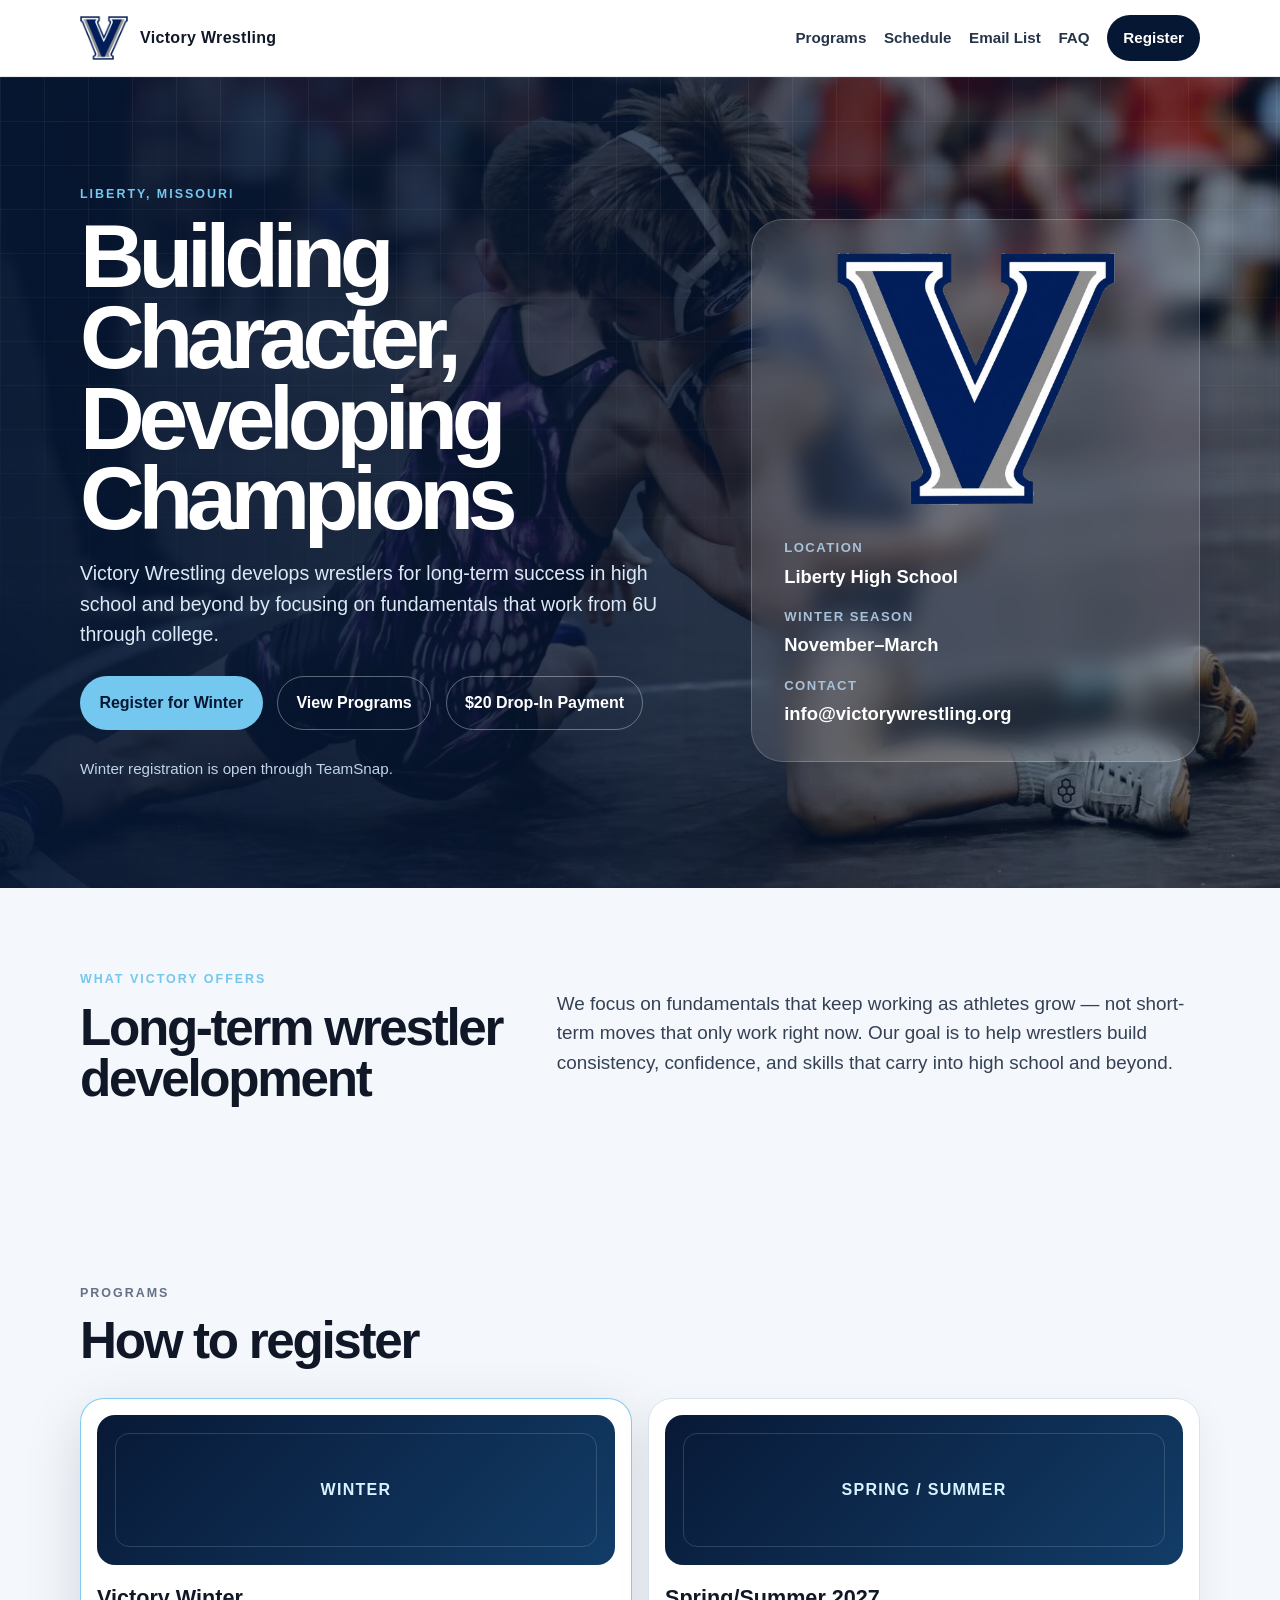
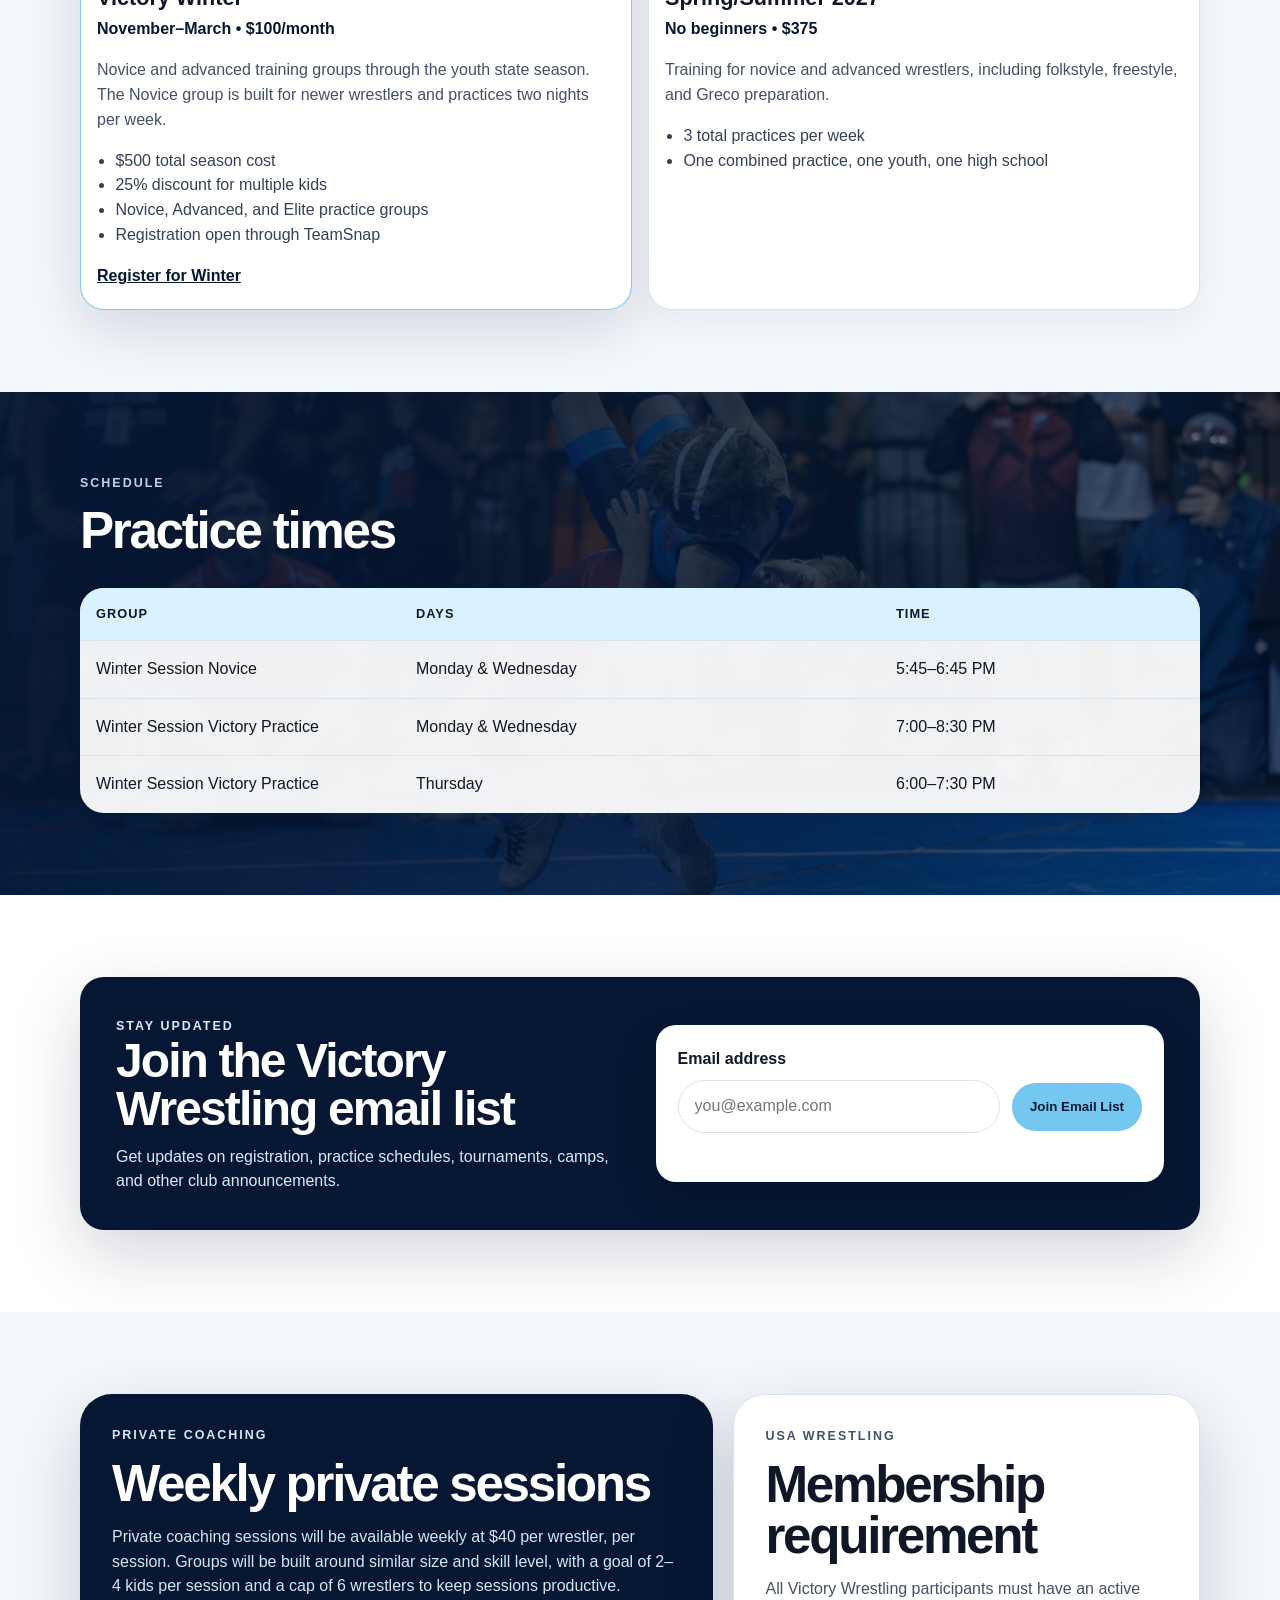
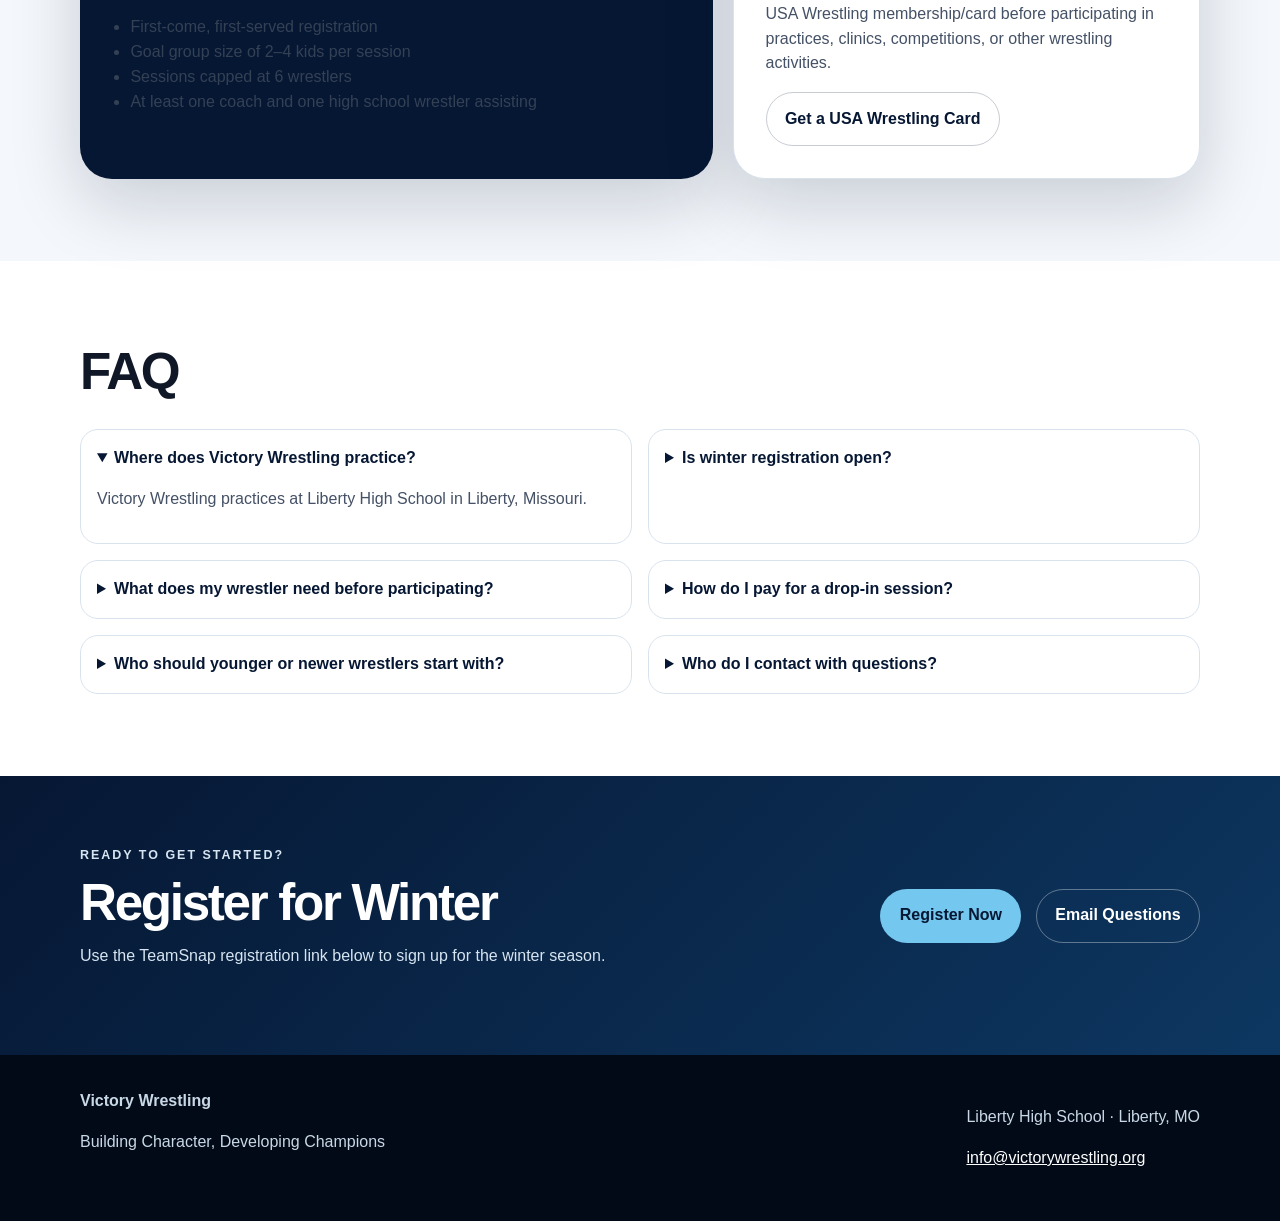
<file: index.html>
<!doctype html>
<html lang="en">
<head>
  <meta charset="utf-8">
  <meta name="viewport" content="width=device-width, initial-scale=1">
  <title>Victory Wrestling | Liberty, MO Youth Wrestling</title>
  <meta name="description" content="Victory Wrestling develops wrestlers for long-term success through fundamentals, consistency, and character. Located at Liberty High School in Liberty, Missouri.">
  <meta property="og:title" content="Victory Wrestling">
  <meta property="og:description" content="Building character, developing champions. Youth wrestling in Liberty, Missouri.">
  <meta property="og:type" content="website">
  <meta property="og:image" content="https://victorywrestling.org/assets/victory-share-preview.png">
  <meta property="og:image:width" content="1200">
  <meta property="og:image:height" content="630">
  <meta name="twitter:card" content="summary_large_image">
  <meta name="twitter:image" content="https://victorywrestling.org/assets/victory-share-preview.png">
  <meta name="theme-color" content="#061733">
  <link rel="icon" href="./assets/victory-v-logo.png">
  <link rel="stylesheet" href="./style.css">
</head>
<body>
  <a class="skip" href="#main">Skip to content</a>
  <header class="site-header">
    <div class="container nav">
      <a class="brand" href="#top" aria-label="Victory Wrestling home">
        <img src="./assets/victory-v-logo.png" alt="Victory Wrestling V logo">
        <span>Victory Wrestling</span>
      </a>
      <nav aria-label="Main navigation">
        <a href="#programs">Programs</a>
        <a href="#schedule">Schedule</a>
        <a href="#email-list">Email List</a>
        <a href="#faq">FAQ</a>
        <a class="nav-cta" href="https://register.teamsnap.com/form/yN0adHD0ybQycLYI9u6od">Register</a>
      </nav>
    </div>
  </header>

  <main id="main">
    <section class="hero" id="top">
      <div class="container hero-grid">
        <div class="hero-copy">
          <p class="eyebrow">Liberty, Missouri</p>
          <h1>Building Character, Developing Champions</h1>
          <p class="lead">Victory Wrestling develops wrestlers for long-term success in high school and beyond by focusing on fundamentals that work from 6U through college.</p>
          <div class="hero-actions">
            <a class="button primary" href="https://register.teamsnap.com/form/yN0adHD0ybQycLYI9u6od">Register for Winter</a>
            <a class="button secondary" href="#programs">View Programs</a>
            <a class="button secondary" href="https://account.venmo.com/u/VictoryWrestling" target="_blank" rel="noopener">$20 Drop-In Payment</a>
          </div>
          <p class="note">Winter registration is open through TeamSnap.</p>
        </div>
        <div class="hero-card" aria-label="Victory Wrestling information card">
          <img src="./assets/victory-v-logo.png" alt="Victory Wrestling V logo" class="hero-logo">
          <div class="card-lines">
            <span>Location</span>
            <strong>Liberty High School</strong>
            <span>Winter Season</span>
            <strong>November–March</strong>
            <span>Contact</span>
            <strong>info@victorywrestling.org</strong>
          </div>
        </div>
      </div>
    </section>

    <section class="section intro">
      <div class="container split">
        <div>
          <p class="eyebrow">What Victory offers</p>
          <h2>Long-term wrestler development</h2>
        </div>
        <p>We focus on fundamentals that keep working as athletes grow — not short-term moves that only work right now. Our goal is to help wrestlers build consistency, confidence, and skills that carry into high school and beyond.</p>
      </div>
    </section>

    <section class="section" id="programs">
      <div class="container">
        <div class="section-head">
          <p class="eyebrow">Programs</p>
          <h2>How to register</h2>
        </div>
        <div class="program-grid">
          <article class="program-card featured">
            <div class="placeholder"><span>Winter</span></div>
            <h3>Victory Winter</h3>
            <p class="meta">November–March • $100/month</p>
            <p>Novice and advanced training groups through the youth state season. The Novice group is built for newer wrestlers and practices two nights per week.</p>
            <ul>
              <li>$500 total season cost</li>
              <li>25% discount for multiple kids</li>
              <li>Novice, Advanced, and Elite practice groups</li>
              <li>Registration open through TeamSnap</li>
            </ul>
            <a class="text-link" href="https://register.teamsnap.com/form/yN0adHD0ybQycLYI9u6od">Register for Winter</a>
          </article>

          <article class="program-card">
            <div class="placeholder"><span>Spring / Summer</span></div>
            <h3>Spring/Summer 2027</h3>
            <p class="meta">No beginners • $375</p>
            <p>Training for novice and advanced wrestlers, including folkstyle, freestyle, and Greco preparation.</p>
            <ul>
              <li>3 total practices per week</li>
              <li>One combined practice, one youth, one high school</li>
            </ul>
          </article>
        </div>
      </div>
    </section>

    <section class="section dark action-bg" id="schedule">
      <div class="container">
        <div class="section-head">
          <p class="eyebrow">Schedule</p>
          <h2>Practice times</h2>
        </div>
        <div class="schedule-table" role="table" aria-label="Victory Wrestling practice schedule">
          <div class="row head" role="row"><span>Group</span><span>Days</span><span>Time</span></div>
          <div class="row" role="row"><span>Winter Session Novice</span><span>Monday & Wednesday</span><span>5:45–6:45 PM</span></div>
          <div class="row" role="row"><span>Winter Session Victory Practice</span><span>Monday & Wednesday</span><span>7:00–8:30 PM</span></div>
          <div class="row" role="row"><span>Winter Session Victory Practice</span><span>Thursday</span><span>6:00–7:30 PM</span></div>
          
        </div>
      </div>
    </section>

    <section class="section email-signup" id="email-list">
      <div class="container email-card">
        <div>
          <p class="eyebrow">Stay updated</p>
          <h2>Join the Victory Wrestling email list</h2>
          <p>Get updates on registration, practice schedules, tournaments, camps, and other club announcements.</p>
        </div>
        <form class="signup-form" id="email-signup-form" action="/api/subscribe" method="post">
          <label for="signup-email">Email address</label>
          <div class="signup-row">
            <input id="signup-email" name="email" type="email" placeholder="you@example.com" autocomplete="email" required>
            <button class="button primary" type="submit">Join Email List</button>
          </div>
          <p class="form-message" id="email-signup-message" aria-live="polite"></p>
        </form>
      </div>
    </section>

    <section class="section two-col">
      <div class="container two-col-grid">
        <div class="info-panel">
          <p class="eyebrow">Private coaching</p>
          <h2>Weekly private sessions</h2>
          <p>Private coaching sessions will be available weekly at $40 per wrestler, per session. Groups will be built around similar size and skill level, with a goal of 2–4 kids per session and a cap of 6 wrestlers to keep sessions productive.</p>
          <ul class="check-list">
            <li>First-come, first-served registration</li>
            <li>Goal group size of 2–4 kids per session</li>
            <li>Sessions capped at 6 wrestlers</li>
            <li>At least one coach and one high school wrestler assisting</li>
          </ul>
        </div>
        <div class="info-panel light">
          <p class="eyebrow">USA Wrestling</p>
          <h2>Membership requirement</h2>
          <p>All Victory Wrestling participants must have an active USA Wrestling membership/card before participating in practices, clinics, competitions, or other wrestling activities.</p>
          <a class="button secondary dark-text" href="https://www.themat.com">Get a USA Wrestling Card</a>
        </div>
      </div>
    </section>

    <section class="section faq" id="faq">
      <div class="container">
        <div class="section-head">
          <h2>FAQ</h2>
        </div>
        <div class="faq-grid">
          <details open>
            <summary>Where does Victory Wrestling practice?</summary>
            <p>Victory Wrestling practices at Liberty High School in Liberty, Missouri.</p>
          </details>
          <details>
            <summary>Is winter registration open?</summary>
            <p>Yes. <a href="https://register.teamsnap.com/form/yN0adHD0ybQycLYI9u6od" target="_blank" rel="noopener">Register for winter through TeamSnap</a>.</p>
          </details>
          <details>
            <summary>What does my wrestler need before participating?</summary>
            <p>Wrestlers need an active USA Wrestling card. Cards can be purchased through USA Wrestling at www.themat.com.</p>
          </details>
          <details>
            <summary>How do I pay for a drop-in session?</summary>
            <p>Drop-in sessions are $20. Payments can be sent through Venmo to <a href="https://account.venmo.com/u/VictoryWrestling" target="_blank" rel="noopener">@VictoryWrestling</a>.</p>
          </details>
          <details>
            <summary>Who should younger or newer wrestlers start with?</summary>
            <p>Newer wrestlers should start with the Novice group during the winter season. Novice practices two nights per week and focuses on building fundamentals.</p>
          </details>
          <details>
            <summary>Who do I contact with questions?</summary>
            <p>Email <a href="mailto:info@victorywrestling.org">info@victorywrestling.org</a>.</p>
          </details>
        </div>
      </div>
    </section>

    <section class="cta-section" id="contact">
      <div class="container cta-card">
        <div>
          <p class="eyebrow">Ready to get started?</p>
          <h2>Register for Winter</h2>
          <p>Use the TeamSnap registration link below to sign up for the winter season.</p>
        </div>
        <div class="cta-actions">
          <a class="button primary" href="https://register.teamsnap.com/form/yN0adHD0ybQycLYI9u6od">Register Now</a>
          <a class="button secondary" href="mailto:info@victorywrestling.org">Email Questions</a>
        </div>
      </div>
    </section>
  </main>

  <footer>
    <div class="container footer-grid">
      <div>
        <strong>Victory Wrestling</strong>
        <p>Building Character, Developing Champions</p>
      </div>
      <div>
        <p>Liberty High School · Liberty, MO</p>
        <p><a href="mailto:info@victorywrestling.org">info@victorywrestling.org</a></p>
      </div>
    </div>
  </footer>
  <script>
    const signupForm = document.getElementById('email-signup-form');
    const signupMessage = document.getElementById('email-signup-message');

    if (signupForm && signupMessage) {
      signupForm.addEventListener('submit', async (event) => {
        event.preventDefault();
        const submitButton = signupForm.querySelector('button[type="submit"]');
        const formData = new FormData(signupForm);

        signupMessage.textContent = 'Adding you to the list...';
        signupMessage.className = 'form-message';
        submitButton.disabled = true;

        try {
          const response = await fetch(signupForm.action, {
            method: 'POST',
            headers: { 'Content-Type': 'application/json' },
            body: JSON.stringify({ email: formData.get('email') }),
          });
          const result = await response.json();

          signupMessage.textContent = result.message || 'Thanks — you are on the Victory Wrestling email list.';
          signupMessage.classList.toggle('success', response.ok && result.ok);
          signupMessage.classList.toggle('error', !response.ok || !result.ok);

          if (response.ok && result.ok) {
            signupForm.reset();
          }
        } catch (error) {
          signupMessage.textContent = 'We could not add that email right now. Please email info@victorywrestling.org.';
          signupMessage.classList.add('error');
        } finally {
          submitButton.disabled = false;
        }
      });
    }
  </script>
</body>
</html>
</file>
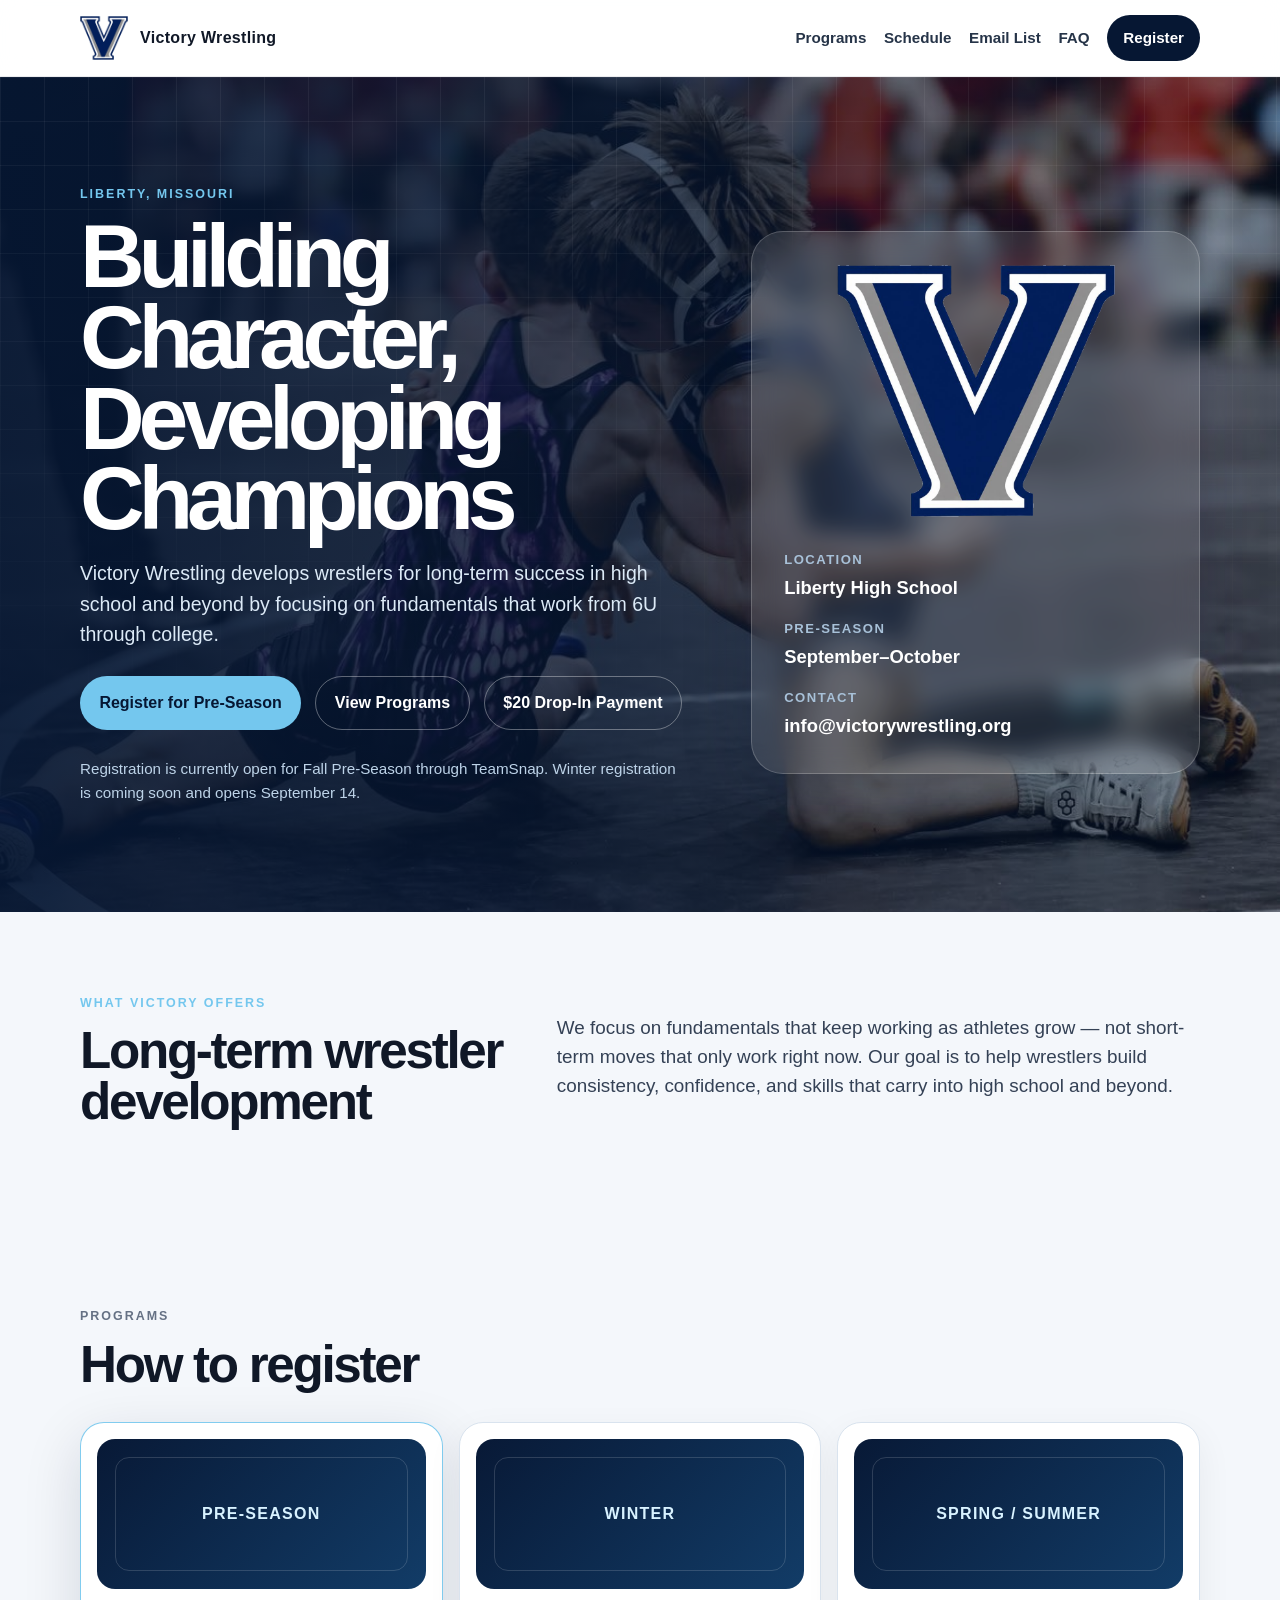
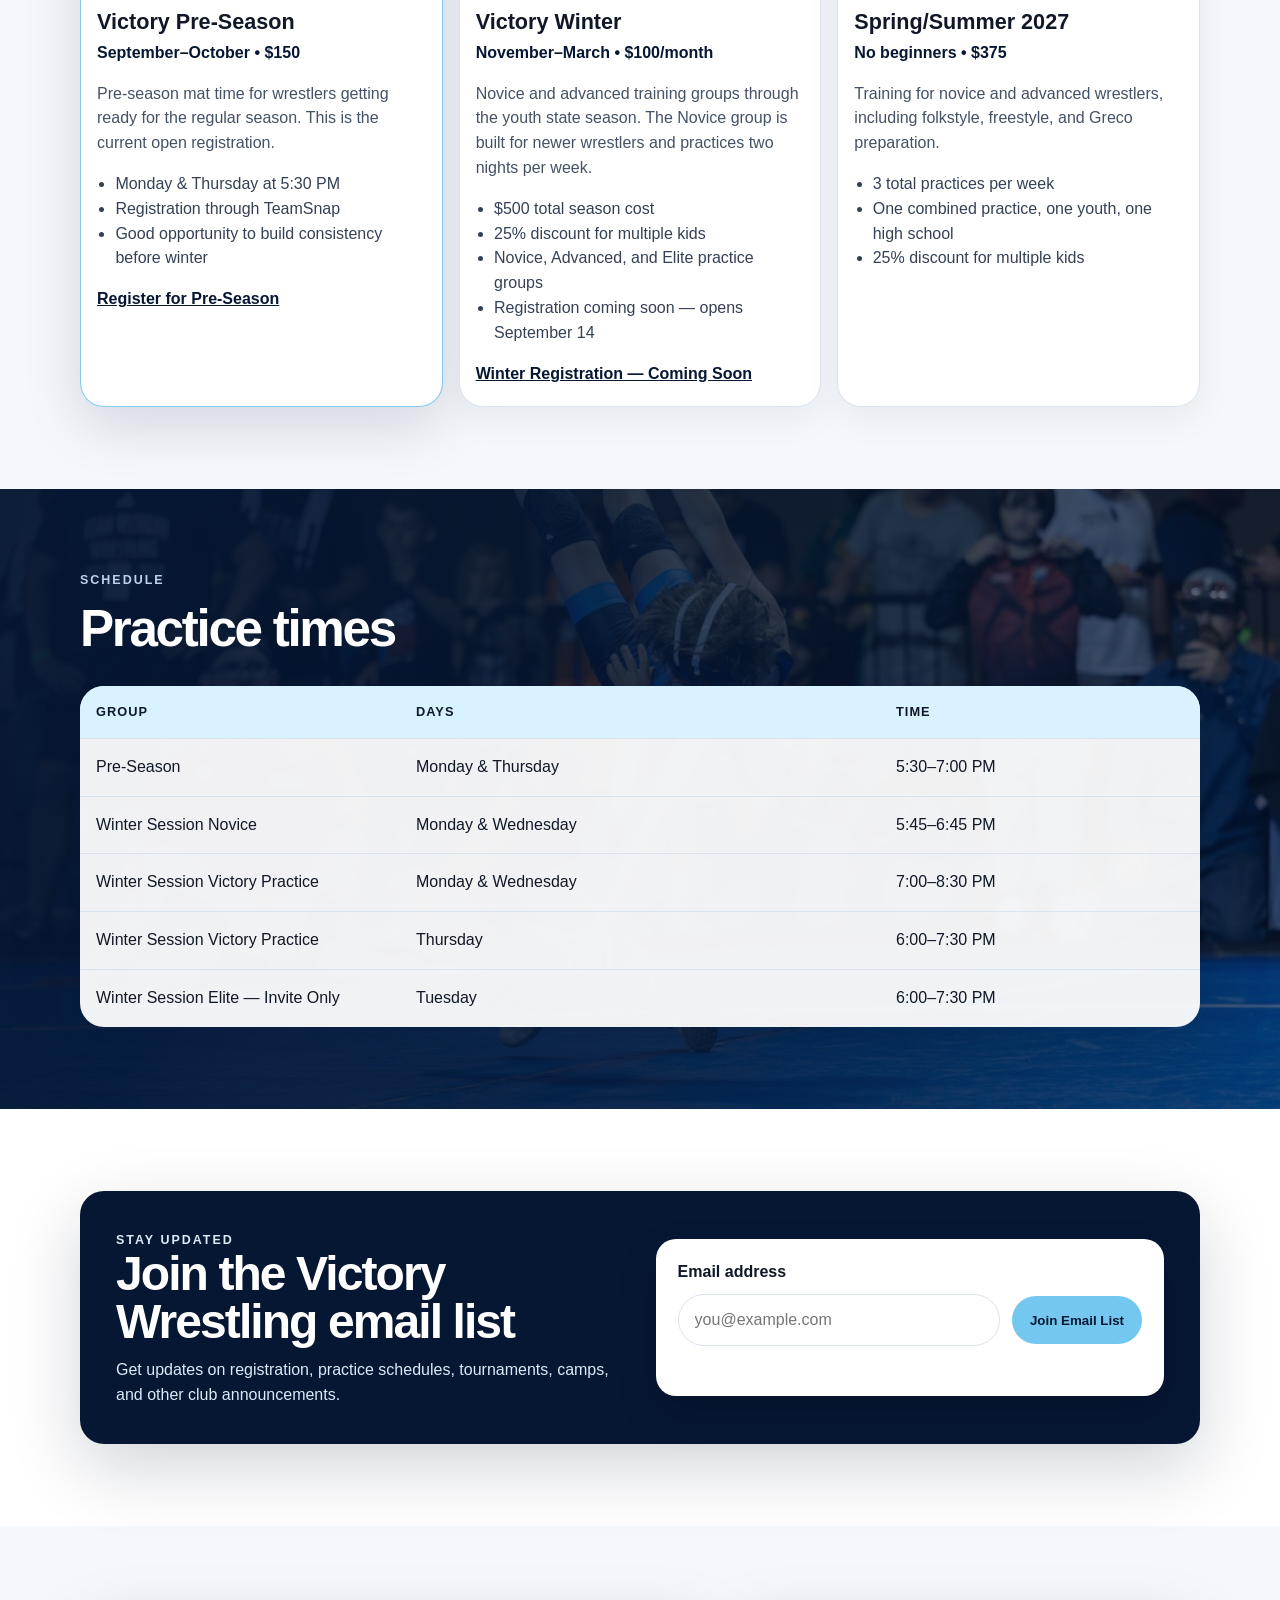
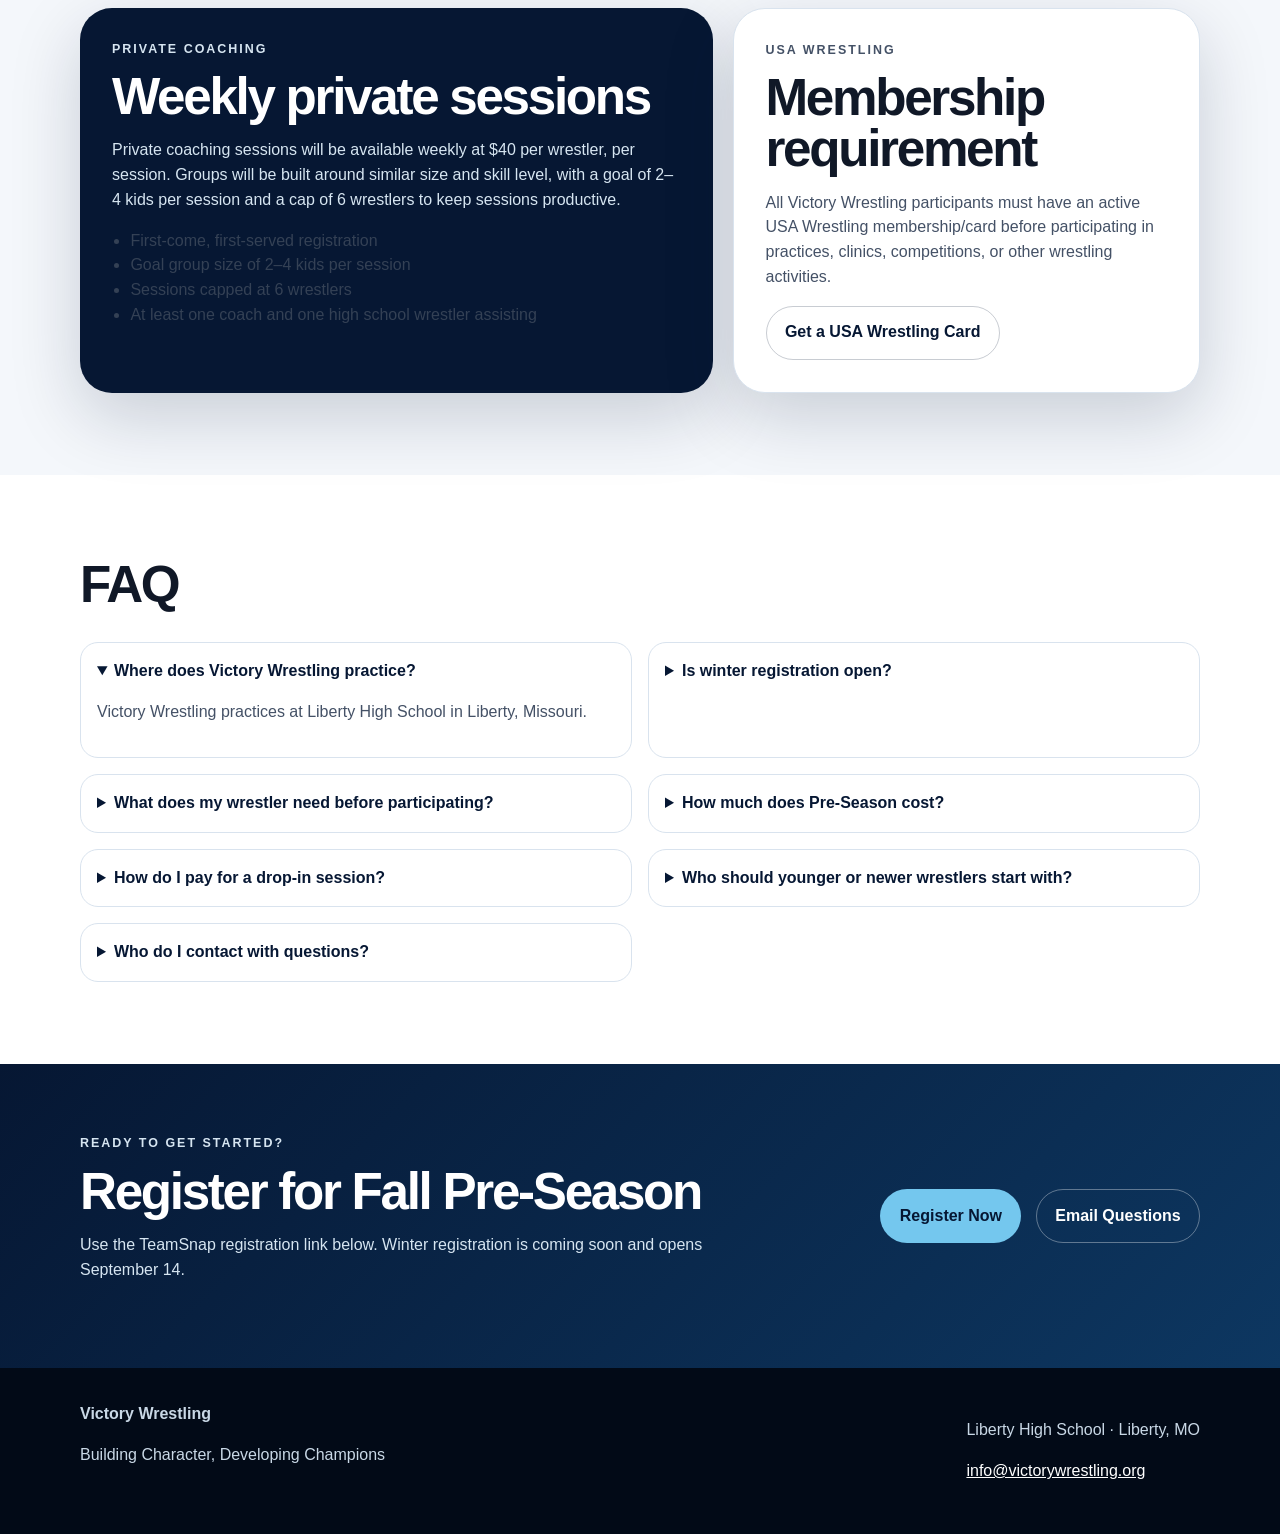
<file: victorywrestling-full-site-current (1)/index.html>
<!doctype html>
<html lang="en">
<head>
  <meta charset="utf-8">
  <meta name="viewport" content="width=device-width, initial-scale=1">
  <title>Victory Wrestling | Liberty, MO Youth Wrestling</title>
  <meta name="description" content="Victory Wrestling develops wrestlers for long-term success through fundamentals, consistency, and character. Located at Liberty High School in Liberty, Missouri.">
  <meta property="og:title" content="Victory Wrestling">
  <meta property="og:description" content="Building character, developing champions. Youth wrestling in Liberty, Missouri.">
  <meta property="og:type" content="website">
  <meta property="og:image" content="https://victorywrestling.org/assets/victory-share-preview.png">
  <meta property="og:image:width" content="1200">
  <meta property="og:image:height" content="630">
  <meta name="twitter:card" content="summary_large_image">
  <meta name="twitter:image" content="https://victorywrestling.org/assets/victory-share-preview.png">
  <meta name="theme-color" content="#061733">
  <link rel="icon" href="./assets/victory-v-logo.png">
  <link rel="stylesheet" href="./style.css">
</head>
<body>
  <a class="skip" href="#main">Skip to content</a>
  <header class="site-header">
    <div class="container nav">
      <a class="brand" href="#top" aria-label="Victory Wrestling home">
        <img src="./assets/victory-v-logo.png" alt="Victory Wrestling V logo">
        <span>Victory Wrestling</span>
      </a>
      <nav aria-label="Main navigation">
        <a href="#programs">Programs</a>
        <a href="#schedule">Schedule</a>
        <a href="#email-list">Email List</a>
        <a href="#faq">FAQ</a>
        <a class="nav-cta" href="https://register.teamsnap.com/form/sqQJk4b18wLuPejZ1nhsv">Register</a>
      </nav>
    </div>
  </header>

  <main id="main">
    <section class="hero" id="top">
      <div class="container hero-grid">
        <div class="hero-copy">
          <p class="eyebrow">Liberty, Missouri</p>
          <h1>Building Character, Developing Champions</h1>
          <p class="lead">Victory Wrestling develops wrestlers for long-term success in high school and beyond by focusing on fundamentals that work from 6U through college.</p>
          <div class="hero-actions">
            <a class="button primary" href="https://register.teamsnap.com/form/sqQJk4b18wLuPejZ1nhsv">Register for Pre-Season</a>
            <a class="button secondary" href="#programs">View Programs</a>
            <a class="button secondary" href="https://account.venmo.com/u/VictoryWrestling" target="_blank" rel="noopener">$20 Drop-In Payment</a>
          </div>
          <p class="note">Registration is currently open for Fall Pre-Season through TeamSnap. Winter registration is coming soon and opens September 14.</p>
        </div>
        <div class="hero-card" aria-label="Victory Wrestling information card">
          <img src="./assets/victory-v-logo.png" alt="Victory Wrestling V logo" class="hero-logo">
          <div class="card-lines">
            <span>Location</span>
            <strong>Liberty High School</strong>
            <span>Pre-Season</span>
            <strong>September–October</strong>
            <span>Contact</span>
            <strong>info@victorywrestling.org</strong>
          </div>
        </div>
      </div>
    </section>

    <section class="section intro">
      <div class="container split">
        <div>
          <p class="eyebrow">What Victory offers</p>
          <h2>Long-term wrestler development</h2>
        </div>
        <p>We focus on fundamentals that keep working as athletes grow — not short-term moves that only work right now. Our goal is to help wrestlers build consistency, confidence, and skills that carry into high school and beyond.</p>
      </div>
    </section>

    <section class="section" id="programs">
      <div class="container">
        <div class="section-head">
          <p class="eyebrow">Programs</p>
          <h2>How to register</h2>
        </div>
        <div class="program-grid">
          <article class="program-card featured">
            <div class="placeholder"><span>Pre-Season</span></div>
            <h3>Victory Pre-Season</h3>
            <p class="meta">September–October • $150</p>
            <p>Pre-season mat time for wrestlers getting ready for the regular season. This is the current open registration.</p>
            <ul>
              <li>Monday & Thursday at 5:30 PM</li>
              <li>Registration through TeamSnap</li>
              <li>Good opportunity to build consistency before winter</li>
            </ul>
            <a class="text-link" href="https://register.teamsnap.com/form/sqQJk4b18wLuPejZ1nhsv">Register for Pre-Season</a>
          </article>

          <article class="program-card">
            <div class="placeholder"><span>Winter</span></div>
            <h3>Victory Winter</h3>
            <p class="meta">November–March • $100/month</p>
            <p>Novice and advanced training groups through the youth state season. The Novice group is built for newer wrestlers and practices two nights per week.</p>
            <ul>
              <li>$500 total season cost</li>
              <li>25% discount for multiple kids</li>
              <li>Novice, Advanced, and Elite practice groups</li>
              <li>Registration coming soon — opens September 14</li>
            </ul>
            <a class="text-link" href="https://register.teamsnap.com/form/yN0adHD0ybQycLYI9u6od">Winter Registration — Coming Soon</a>
          </article>

          <article class="program-card">
            <div class="placeholder"><span>Spring / Summer</span></div>
            <h3>Spring/Summer 2027</h3>
            <p class="meta">No beginners • $375</p>
            <p>Training for novice and advanced wrestlers, including folkstyle, freestyle, and Greco preparation.</p>
            <ul>
              <li>3 total practices per week</li>
              <li>One combined practice, one youth, one high school</li>
              <li>25% discount for multiple kids</li>
            </ul>
          </article>
        </div>
      </div>
    </section>

    <section class="section dark action-bg" id="schedule">
      <div class="container">
        <div class="section-head">
          <p class="eyebrow">Schedule</p>
          <h2>Practice times</h2>
        </div>
        <div class="schedule-table" role="table" aria-label="Victory Wrestling practice schedule">
          <div class="row head" role="row"><span>Group</span><span>Days</span><span>Time</span></div>
          <div class="row" role="row"><span>Pre-Season</span><span>Monday & Thursday</span><span>5:30–7:00 PM</span></div>
          <div class="row" role="row"><span>Winter Session Novice</span><span>Monday & Wednesday</span><span>5:45–6:45 PM</span></div>
          <div class="row" role="row"><span>Winter Session Victory Practice</span><span>Monday & Wednesday</span><span>7:00–8:30 PM</span></div>
          <div class="row" role="row"><span>Winter Session Victory Practice</span><span>Thursday</span><span>6:00–7:30 PM</span></div>
          <div class="row" role="row"><span>Winter Session Elite — Invite Only</span><span>Tuesday</span><span>6:00–7:30 PM</span></div>
        </div>
      </div>
    </section>

    <section class="section email-signup" id="email-list">
      <div class="container email-card">
        <div>
          <p class="eyebrow">Stay updated</p>
          <h2>Join the Victory Wrestling email list</h2>
          <p>Get updates on registration, practice schedules, tournaments, camps, and other club announcements.</p>
        </div>
        <form class="signup-form" id="email-signup-form" action="/api/subscribe" method="post">
          <label for="signup-email">Email address</label>
          <div class="signup-row">
            <input id="signup-email" name="email" type="email" placeholder="you@example.com" autocomplete="email" required>
            <button class="button primary" type="submit">Join Email List</button>
          </div>
          <p class="form-message" id="email-signup-message" aria-live="polite"></p>
        </form>
      </div>
    </section>

    <section class="section two-col">
      <div class="container two-col-grid">
        <div class="info-panel">
          <p class="eyebrow">Private coaching</p>
          <h2>Weekly private sessions</h2>
          <p>Private coaching sessions will be available weekly at $40 per wrestler, per session. Groups will be built around similar size and skill level, with a goal of 2–4 kids per session and a cap of 6 wrestlers to keep sessions productive.</p>
          <ul class="check-list">
            <li>First-come, first-served registration</li>
            <li>Goal group size of 2–4 kids per session</li>
            <li>Sessions capped at 6 wrestlers</li>
            <li>At least one coach and one high school wrestler assisting</li>
          </ul>
        </div>
        <div class="info-panel light">
          <p class="eyebrow">USA Wrestling</p>
          <h2>Membership requirement</h2>
          <p>All Victory Wrestling participants must have an active USA Wrestling membership/card before participating in practices, clinics, competitions, or other wrestling activities.</p>
          <a class="button secondary dark-text" href="https://www.themat.com">Get a USA Wrestling Card</a>
        </div>
      </div>
    </section>

    <section class="section faq" id="faq">
      <div class="container">
        <div class="section-head">
          <h2>FAQ</h2>
        </div>
        <div class="faq-grid">
          <details open>
            <summary>Where does Victory Wrestling practice?</summary>
            <p>Victory Wrestling practices at Liberty High School in Liberty, Missouri.</p>
          </details>
          <details>
            <summary>Is winter registration open?</summary>
            <p>Coming soon. Winter registration opens September 14 through TeamSnap: <a href="https://register.teamsnap.com/form/yN0adHD0ybQycLYI9u6od" target="_blank" rel="noopener">Winter Registration</a>.</p>
          </details>
          <details>
            <summary>What does my wrestler need before participating?</summary>
            <p>Wrestlers need an active USA Wrestling card. Cards can be purchased through USA Wrestling at www.themat.com.</p>
          </details>
          <details>
            <summary>How much does Pre-Season cost?</summary>
            <p>Victory Pre-Season is $150 and runs September through October.</p>
          </details>
          <details>
            <summary>How do I pay for a drop-in session?</summary>
            <p>Drop-in sessions are $20. Payments can be sent through Venmo to <a href="https://account.venmo.com/u/VictoryWrestling" target="_blank" rel="noopener">@VictoryWrestling</a>.</p>
          </details>
          <details>
            <summary>Who should younger or newer wrestlers start with?</summary>
            <p>Newer wrestlers should start with the Novice group during the winter season. Novice practices two nights per week and focuses on building fundamentals.</p>
          </details>
          <details>
            <summary>Who do I contact with questions?</summary>
            <p>Email <a href="mailto:info@victorywrestling.org">info@victorywrestling.org</a>.</p>
          </details>
        </div>
      </div>
    </section>

    <section class="cta-section" id="contact">
      <div class="container cta-card">
        <div>
          <p class="eyebrow">Ready to get started?</p>
          <h2>Register for Fall Pre-Season</h2>
          <p>Use the TeamSnap registration link below. Winter registration is coming soon and opens September 14.</p>
        </div>
        <div class="cta-actions">
          <a class="button primary" href="https://register.teamsnap.com/form/sqQJk4b18wLuPejZ1nhsv">Register Now</a>
          <a class="button secondary" href="mailto:info@victorywrestling.org">Email Questions</a>
        </div>
      </div>
    </section>
  </main>

  <footer>
    <div class="container footer-grid">
      <div>
        <strong>Victory Wrestling</strong>
        <p>Building Character, Developing Champions</p>
      </div>
      <div>
        <p>Liberty High School · Liberty, MO</p>
        <p><a href="mailto:info@victorywrestling.org">info@victorywrestling.org</a></p>
      </div>
    </div>
  </footer>
  <script>
    const signupForm = document.getElementById('email-signup-form');
    const signupMessage = document.getElementById('email-signup-message');

    if (signupForm && signupMessage) {
      signupForm.addEventListener('submit', async (event) => {
        event.preventDefault();
        const submitButton = signupForm.querySelector('button[type="submit"]');
        const formData = new FormData(signupForm);

        signupMessage.textContent = 'Adding you to the list...';
        signupMessage.className = 'form-message';
        submitButton.disabled = true;

        try {
          const response = await fetch(signupForm.action, {
            method: 'POST',
            headers: { 'Content-Type': 'application/json' },
            body: JSON.stringify({ email: formData.get('email') }),
          });
          const result = await response.json();

          signupMessage.textContent = result.message || 'Thanks — you are on the Victory Wrestling email list.';
          signupMessage.classList.toggle('success', response.ok && result.ok);
          signupMessage.classList.toggle('error', !response.ok || !result.ok);

          if (response.ok && result.ok) {
            signupForm.reset();
          }
        } catch (error) {
          signupMessage.textContent = 'We could not add that email right now. Please email info@victorywrestling.org.';
          signupMessage.classList.add('error');
        } finally {
          submitButton.disabled = false;
        }
      });
    }
  </script>
</body>
</html>
</file>
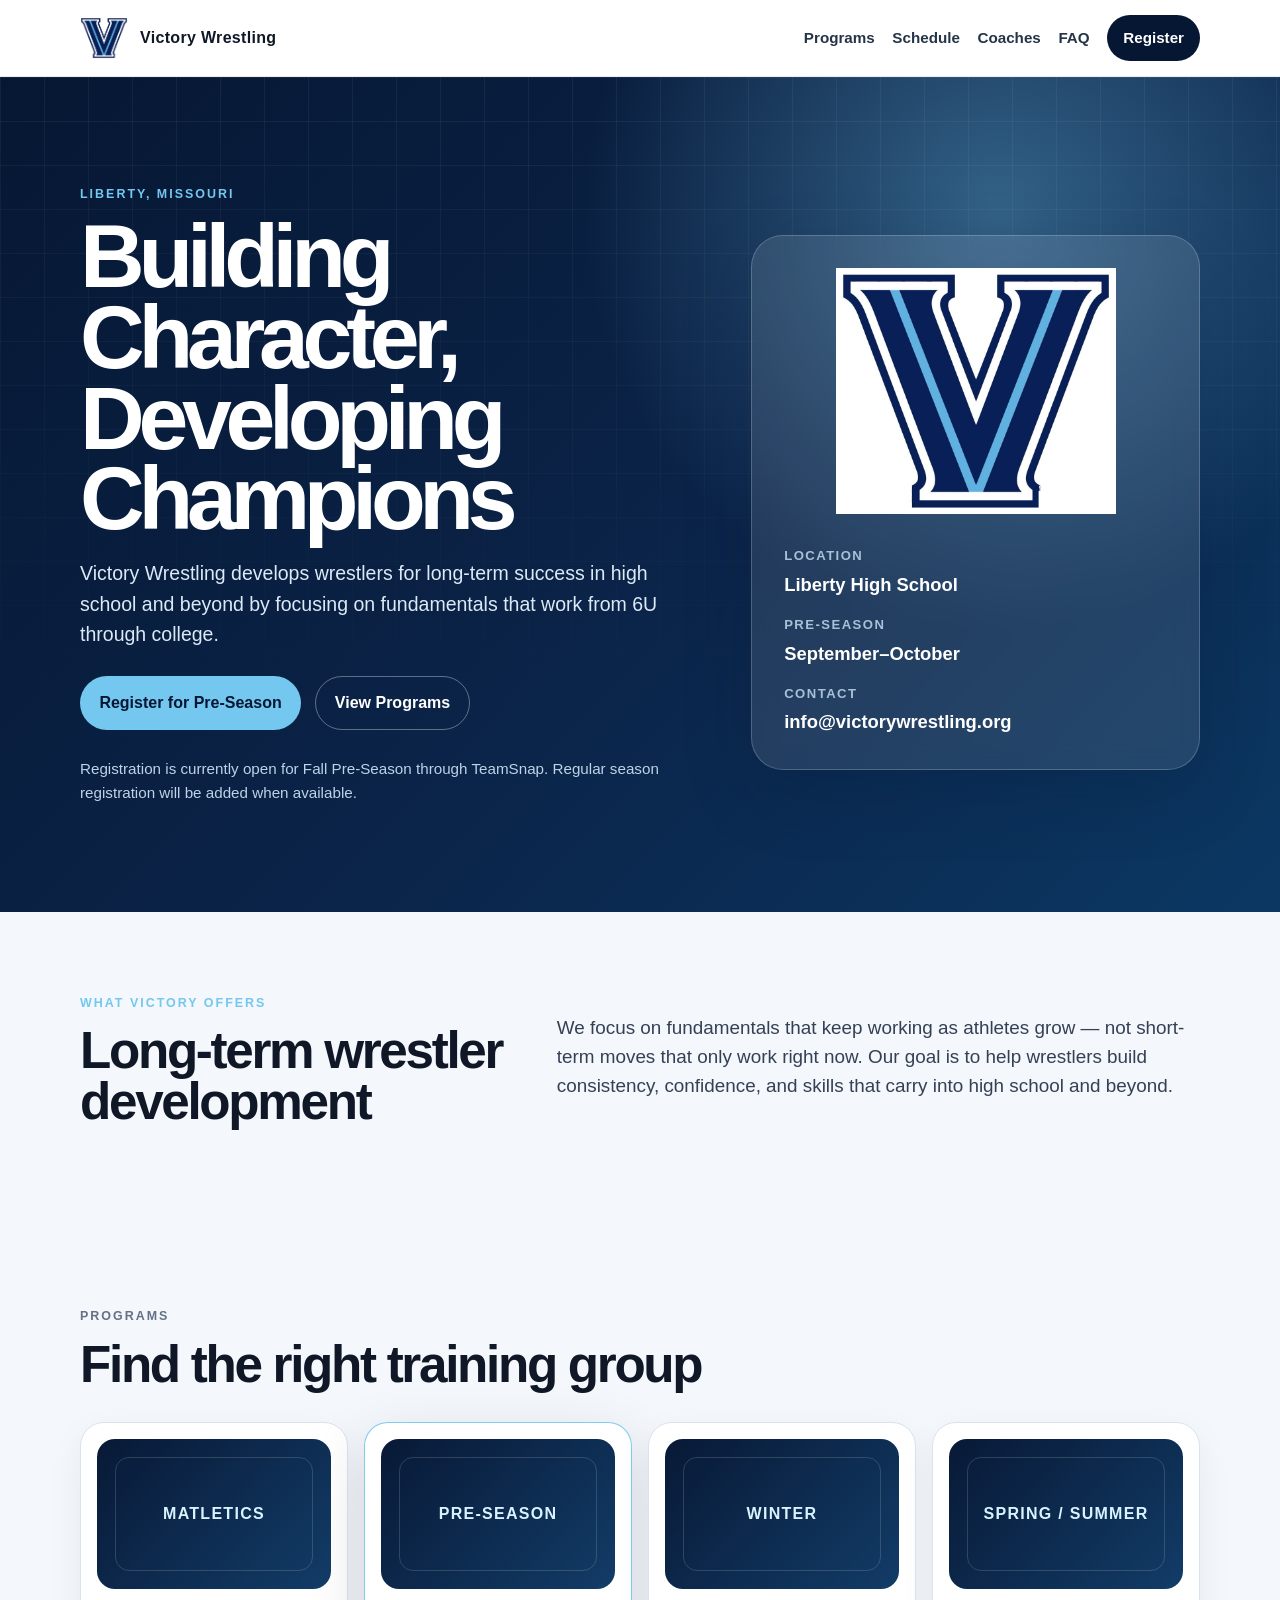
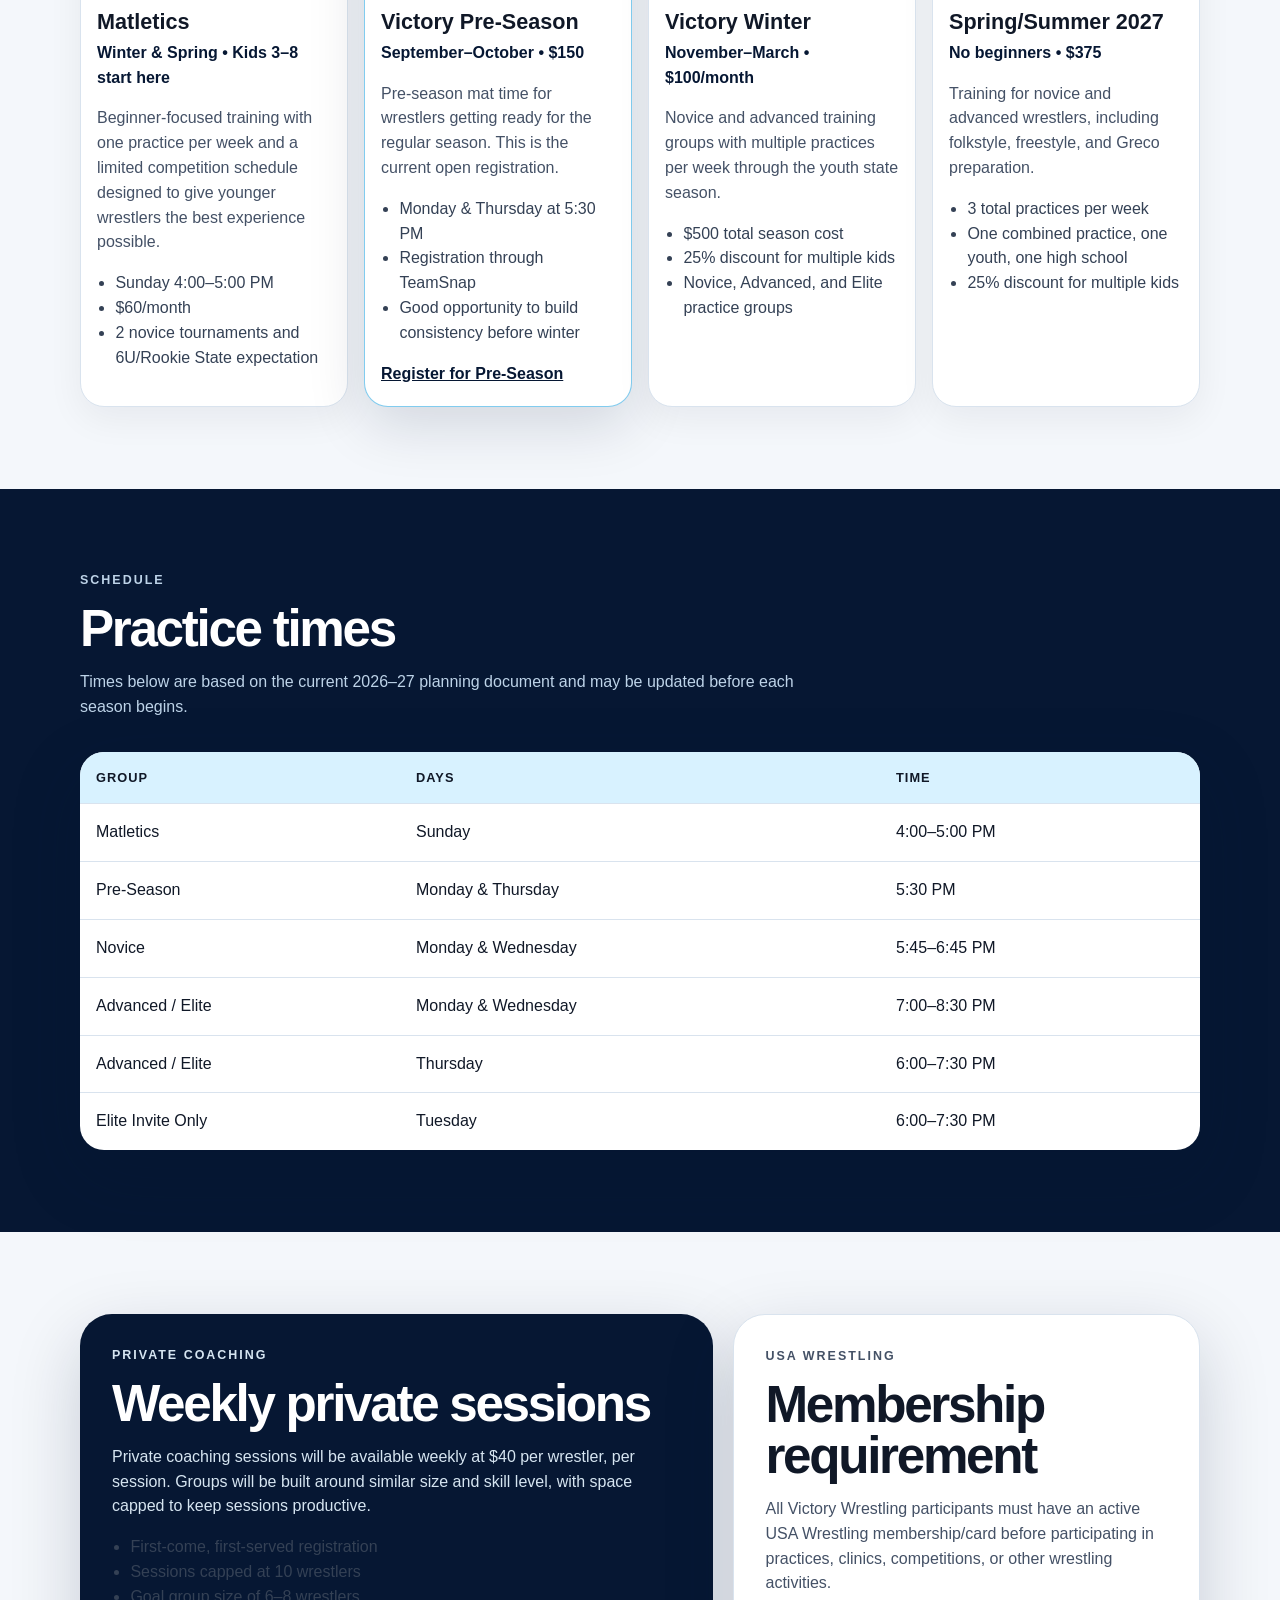
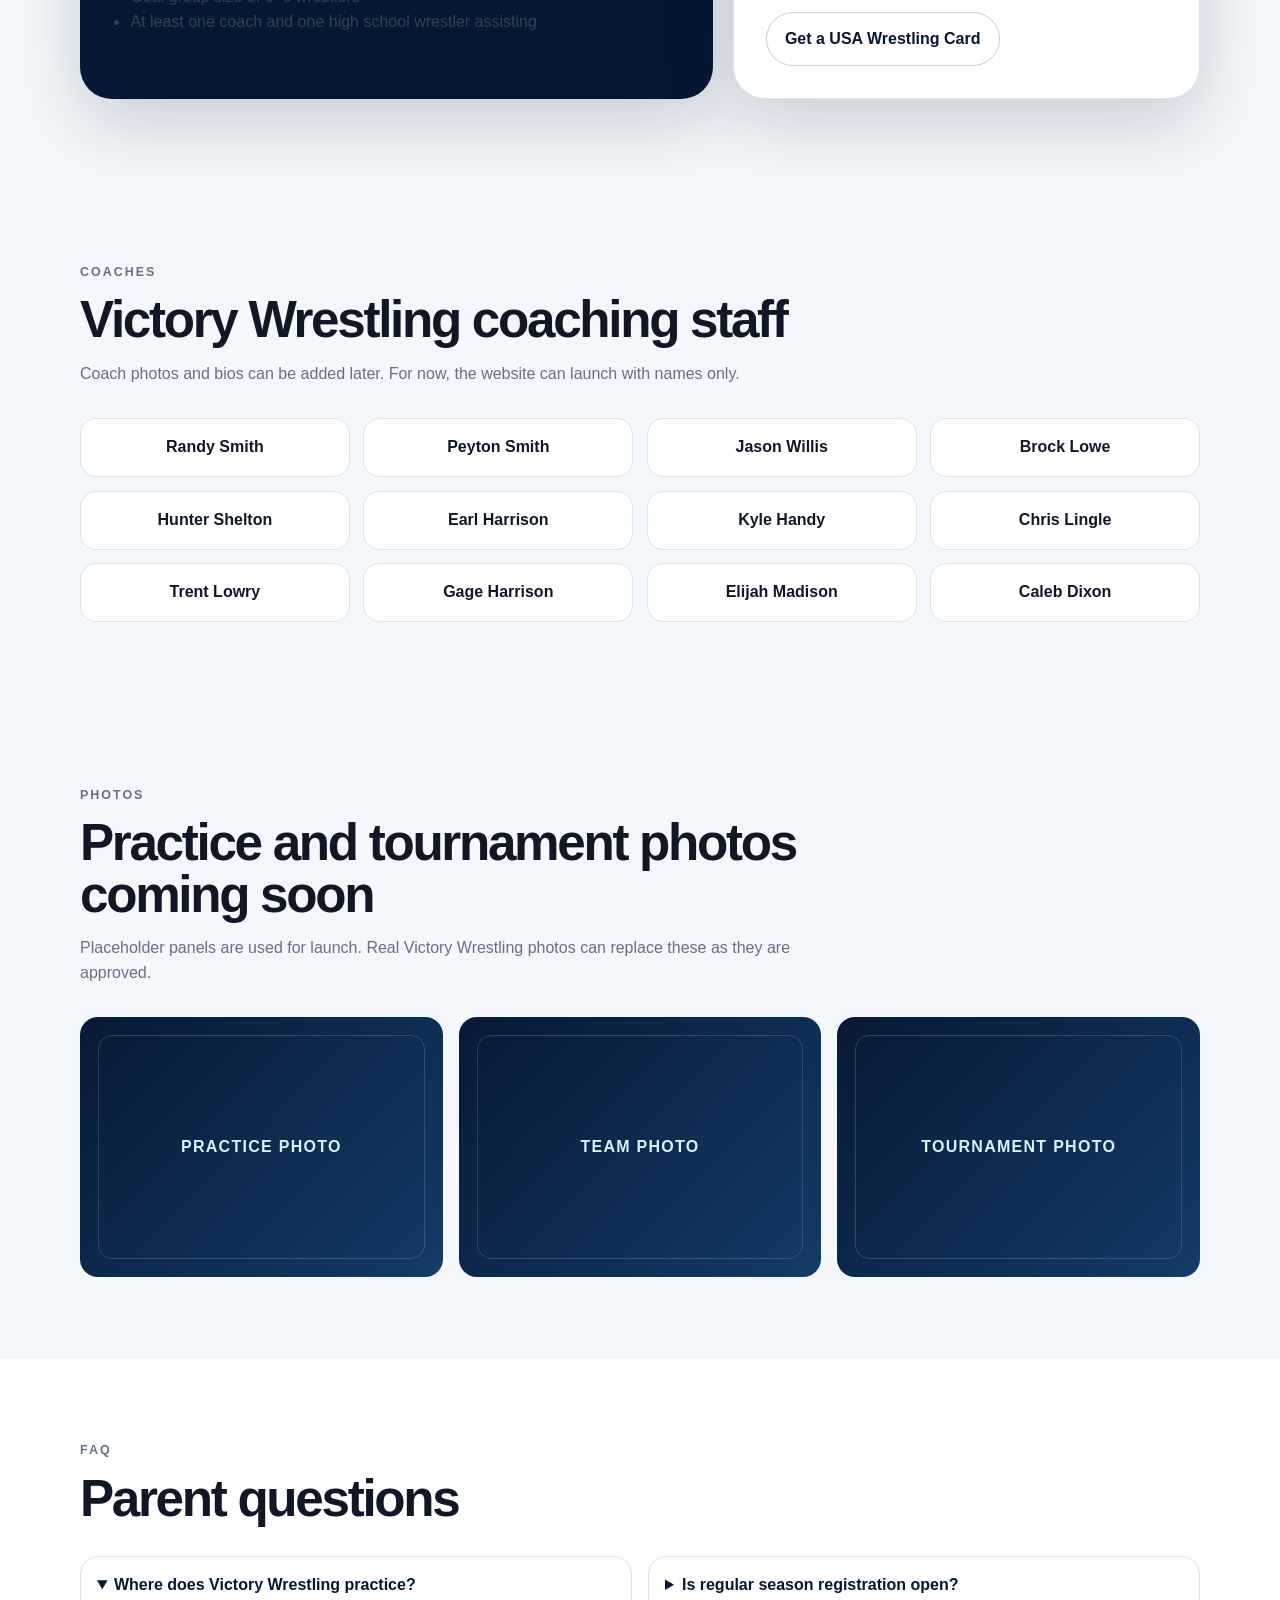
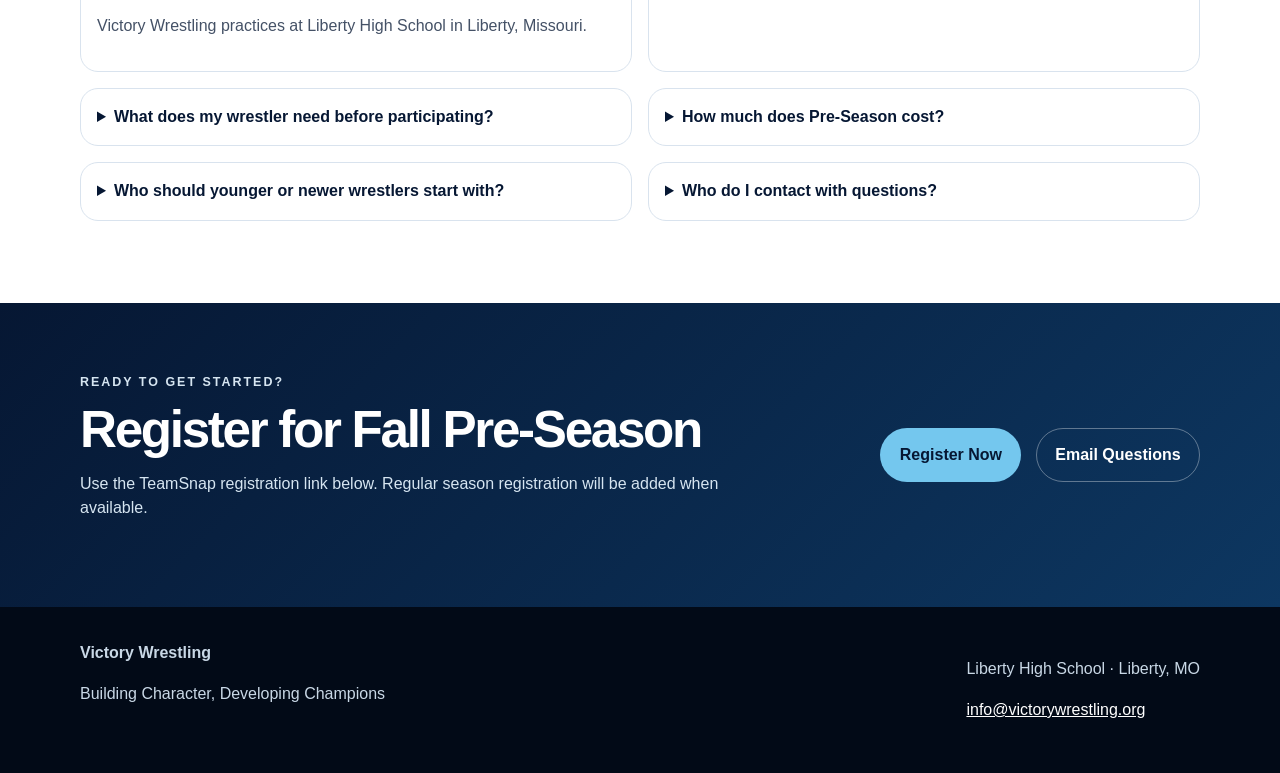
<file: victorywrestling.org/index.html>
<!doctype html>
<html lang="en">
<head>
  <meta charset="utf-8">
  <meta name="viewport" content="width=device-width, initial-scale=1">
  <title>Victory Wrestling | Liberty, MO Youth Wrestling</title>
  <meta name="description" content="Victory Wrestling develops wrestlers for long-term success through fundamentals, consistency, and character. Located at Liberty High School in Liberty, Missouri.">
  <meta property="og:title" content="Victory Wrestling">
  <meta property="og:description" content="Building character, developing champions. Youth wrestling in Liberty, Missouri.">
  <meta property="og:type" content="website">
  <meta property="og:image" content="./assets/victory-v-logo.png">
  <meta name="theme-color" content="#061733">
  <link rel="icon" href="./assets/victory-v-logo.png">
  <link rel="stylesheet" href="./style.css">
</head>
<body>
  <a class="skip" href="#main">Skip to content</a>
  <header class="site-header">
    <div class="container nav">
      <a class="brand" href="#top" aria-label="Victory Wrestling home">
        <img src="./assets/victory-v-logo.png" alt="Victory Wrestling V logo">
        <span>Victory Wrestling</span>
      </a>
      <nav aria-label="Main navigation">
        <a href="#programs">Programs</a>
        <a href="#schedule">Schedule</a>
        <a href="#coaches">Coaches</a>
        <a href="#faq">FAQ</a>
        <a class="nav-cta" href="https://register.teamsnap.com/form/sqQJk4b18wLuPejZ1nhsv">Register</a>
      </nav>
    </div>
  </header>

  <main id="main">
    <section class="hero" id="top">
      <div class="container hero-grid">
        <div class="hero-copy">
          <p class="eyebrow">Liberty, Missouri</p>
          <h1>Building Character, Developing Champions</h1>
          <p class="lead">Victory Wrestling develops wrestlers for long-term success in high school and beyond by focusing on fundamentals that work from 6U through college.</p>
          <div class="hero-actions">
            <a class="button primary" href="https://register.teamsnap.com/form/sqQJk4b18wLuPejZ1nhsv">Register for Pre-Season</a>
            <a class="button secondary" href="#programs">View Programs</a>
          </div>
          <p class="note">Registration is currently open for Fall Pre-Season through TeamSnap. Regular season registration will be added when available.</p>
        </div>
        <div class="hero-card" aria-label="Victory Wrestling information card">
          <img src="./assets/victory-v-logo.png" alt="Victory Wrestling V logo" class="hero-logo">
          <div class="card-lines">
            <span>Location</span>
            <strong>Liberty High School</strong>
            <span>Pre-Season</span>
            <strong>September–October</strong>
            <span>Contact</span>
            <strong>info@victorywrestling.org</strong>
          </div>
        </div>
      </div>
    </section>

    <section class="section intro">
      <div class="container split">
        <div>
          <p class="eyebrow">What Victory offers</p>
          <h2>Long-term wrestler development</h2>
        </div>
        <p>We focus on fundamentals that keep working as athletes grow — not short-term moves that only work right now. Our goal is to help wrestlers build consistency, confidence, and skills that carry into high school and beyond.</p>
      </div>
    </section>

    <section class="section" id="programs">
      <div class="container">
        <div class="section-head">
          <p class="eyebrow">Programs</p>
          <h2>Find the right training group</h2>
        </div>
        <div class="program-grid">
          <article class="program-card">
            <div class="placeholder"><span>Matletics</span></div>
            <h3>Matletics</h3>
            <p class="meta">Winter & Spring • Kids 3–8 start here</p>
            <p>Beginner-focused training with one practice per week and a limited competition schedule designed to give younger wrestlers the best experience possible.</p>
            <ul>
              <li>Sunday 4:00–5:00 PM</li>
              <li>$60/month</li>
              <li>2 novice tournaments and 6U/Rookie State expectation</li>
            </ul>
          </article>

          <article class="program-card featured">
            <div class="placeholder"><span>Pre-Season</span></div>
            <h3>Victory Pre-Season</h3>
            <p class="meta">September–October • $150</p>
            <p>Pre-season mat time for wrestlers getting ready for the regular season. This is the current open registration.</p>
            <ul>
              <li>Monday & Thursday at 5:30 PM</li>
              <li>Registration through TeamSnap</li>
              <li>Good opportunity to build consistency before winter</li>
            </ul>
            <a class="text-link" href="https://register.teamsnap.com/form/sqQJk4b18wLuPejZ1nhsv">Register for Pre-Season</a>
          </article>

          <article class="program-card">
            <div class="placeholder"><span>Winter</span></div>
            <h3>Victory Winter</h3>
            <p class="meta">November–March • $100/month</p>
            <p>Novice and advanced training groups with multiple practices per week through the youth state season.</p>
            <ul>
              <li>$500 total season cost</li>
              <li>25% discount for multiple kids</li>
              <li>Novice, Advanced, and Elite practice groups</li>
            </ul>
          </article>

          <article class="program-card">
            <div class="placeholder"><span>Spring / Summer</span></div>
            <h3>Spring/Summer 2027</h3>
            <p class="meta">No beginners • $375</p>
            <p>Training for novice and advanced wrestlers, including folkstyle, freestyle, and Greco preparation.</p>
            <ul>
              <li>3 total practices per week</li>
              <li>One combined practice, one youth, one high school</li>
              <li>25% discount for multiple kids</li>
            </ul>
          </article>
        </div>
      </div>
    </section>

    <section class="section dark" id="schedule">
      <div class="container">
        <div class="section-head">
          <p class="eyebrow">Schedule</p>
          <h2>Practice times</h2>
          <p>Times below are based on the current 2026–27 planning document and may be updated before each season begins.</p>
        </div>
        <div class="schedule-table" role="table" aria-label="Victory Wrestling practice schedule">
          <div class="row head" role="row"><span>Group</span><span>Days</span><span>Time</span></div>
          <div class="row" role="row"><span>Matletics</span><span>Sunday</span><span>4:00–5:00 PM</span></div>
          <div class="row" role="row"><span>Pre-Season</span><span>Monday & Thursday</span><span>5:30 PM</span></div>
          <div class="row" role="row"><span>Novice</span><span>Monday & Wednesday</span><span>5:45–6:45 PM</span></div>
          <div class="row" role="row"><span>Advanced / Elite</span><span>Monday & Wednesday</span><span>7:00–8:30 PM</span></div>
          <div class="row" role="row"><span>Advanced / Elite</span><span>Thursday</span><span>6:00–7:30 PM</span></div>
          <div class="row" role="row"><span>Elite Invite Only</span><span>Tuesday</span><span>6:00–7:30 PM</span></div>
        </div>
      </div>
    </section>

    <section class="section two-col">
      <div class="container two-col-grid">
        <div class="info-panel">
          <p class="eyebrow">Private coaching</p>
          <h2>Weekly private sessions</h2>
          <p>Private coaching sessions will be available weekly at $40 per wrestler, per session. Groups will be built around similar size and skill level, with space capped to keep sessions productive.</p>
          <ul class="check-list">
            <li>First-come, first-served registration</li>
            <li>Sessions capped at 10 wrestlers</li>
            <li>Goal group size of 6–8 wrestlers</li>
            <li>At least one coach and one high school wrestler assisting</li>
          </ul>
        </div>
        <div class="info-panel light">
          <p class="eyebrow">USA Wrestling</p>
          <h2>Membership requirement</h2>
          <p>All Victory Wrestling participants must have an active USA Wrestling membership/card before participating in practices, clinics, competitions, or other wrestling activities.</p>
          <a class="button secondary dark-text" href="https://www.themat.com">Get a USA Wrestling Card</a>
        </div>
      </div>
    </section>

    <section class="section" id="coaches">
      <div class="container">
        <div class="section-head">
          <p class="eyebrow">Coaches</p>
          <h2>Victory Wrestling coaching staff</h2>
          <p>Coach photos and bios can be added later. For now, the website can launch with names only.</p>
        </div>
        <div class="coach-grid">
          <span>Randy Smith</span><span>Peyton Smith</span><span>Jason Willis</span><span>Brock Lowe</span><span>Hunter Shelton</span><span>Earl Harrison</span><span>Kyle Handy</span><span>Chris Lingle</span><span>Trent Lowry</span><span>Gage Harrison</span><span>Elijah Madison</span><span>Caleb Dixon</span>
        </div>
      </div>
    </section>

    <section class="section gallery-section">
      <div class="container">
        <div class="section-head">
          <p class="eyebrow">Photos</p>
          <h2>Practice and tournament photos coming soon</h2>
          <p>Placeholder panels are used for launch. Real Victory Wrestling photos can replace these as they are approved.</p>
        </div>
        <div class="gallery">
          <div class="photo-placeholder">Practice photo</div>
          <div class="photo-placeholder">Team photo</div>
          <div class="photo-placeholder">Tournament photo</div>
        </div>
      </div>
    </section>

    <section class="section faq" id="faq">
      <div class="container">
        <div class="section-head">
          <p class="eyebrow">FAQ</p>
          <h2>Parent questions</h2>
        </div>
        <div class="faq-grid">
          <details open>
            <summary>Where does Victory Wrestling practice?</summary>
            <p>Victory Wrestling practices at Liberty High School in Liberty, Missouri.</p>
          </details>
          <details>
            <summary>Is regular season registration open?</summary>
            <p>Not yet. Registration is currently open for Fall Pre-Season through TeamSnap. Regular season registration will be added when available.</p>
          </details>
          <details>
            <summary>What does my wrestler need before participating?</summary>
            <p>Wrestlers need an active USA Wrestling card. Cards can be purchased through USA Wrestling at www.themat.com.</p>
          </details>
          <details>
            <summary>How much does Pre-Season cost?</summary>
            <p>Victory Pre-Season is $150 and runs September through October.</p>
          </details>
          <details>
            <summary>Who should younger or newer wrestlers start with?</summary>
            <p>Matletics is the starting point for younger and newer wrestlers. The current planning document lists kids 3–8 starting there.</p>
          </details>
          <details>
            <summary>Who do I contact with questions?</summary>
            <p>Email <a href="mailto:info@victorywrestling.org">info@victorywrestling.org</a>.</p>
          </details>
        </div>
      </div>
    </section>

    <section class="cta-section" id="contact">
      <div class="container cta-card">
        <div>
          <p class="eyebrow">Ready to get started?</p>
          <h2>Register for Fall Pre-Season</h2>
          <p>Use the TeamSnap registration link below. Regular season registration will be added when available.</p>
        </div>
        <div class="cta-actions">
          <a class="button primary" href="https://register.teamsnap.com/form/sqQJk4b18wLuPejZ1nhsv">Register Now</a>
          <a class="button secondary" href="mailto:info@victorywrestling.org">Email Questions</a>
        </div>
      </div>
    </section>
  </main>

  <footer>
    <div class="container footer-grid">
      <div>
        <strong>Victory Wrestling</strong>
        <p>Building Character, Developing Champions</p>
      </div>
      <div>
        <p>Liberty High School · Liberty, MO</p>
        <p><a href="mailto:info@victorywrestling.org">info@victorywrestling.org</a></p>
      </div>
    </div>
  </footer>
</body>
</html>
</file>
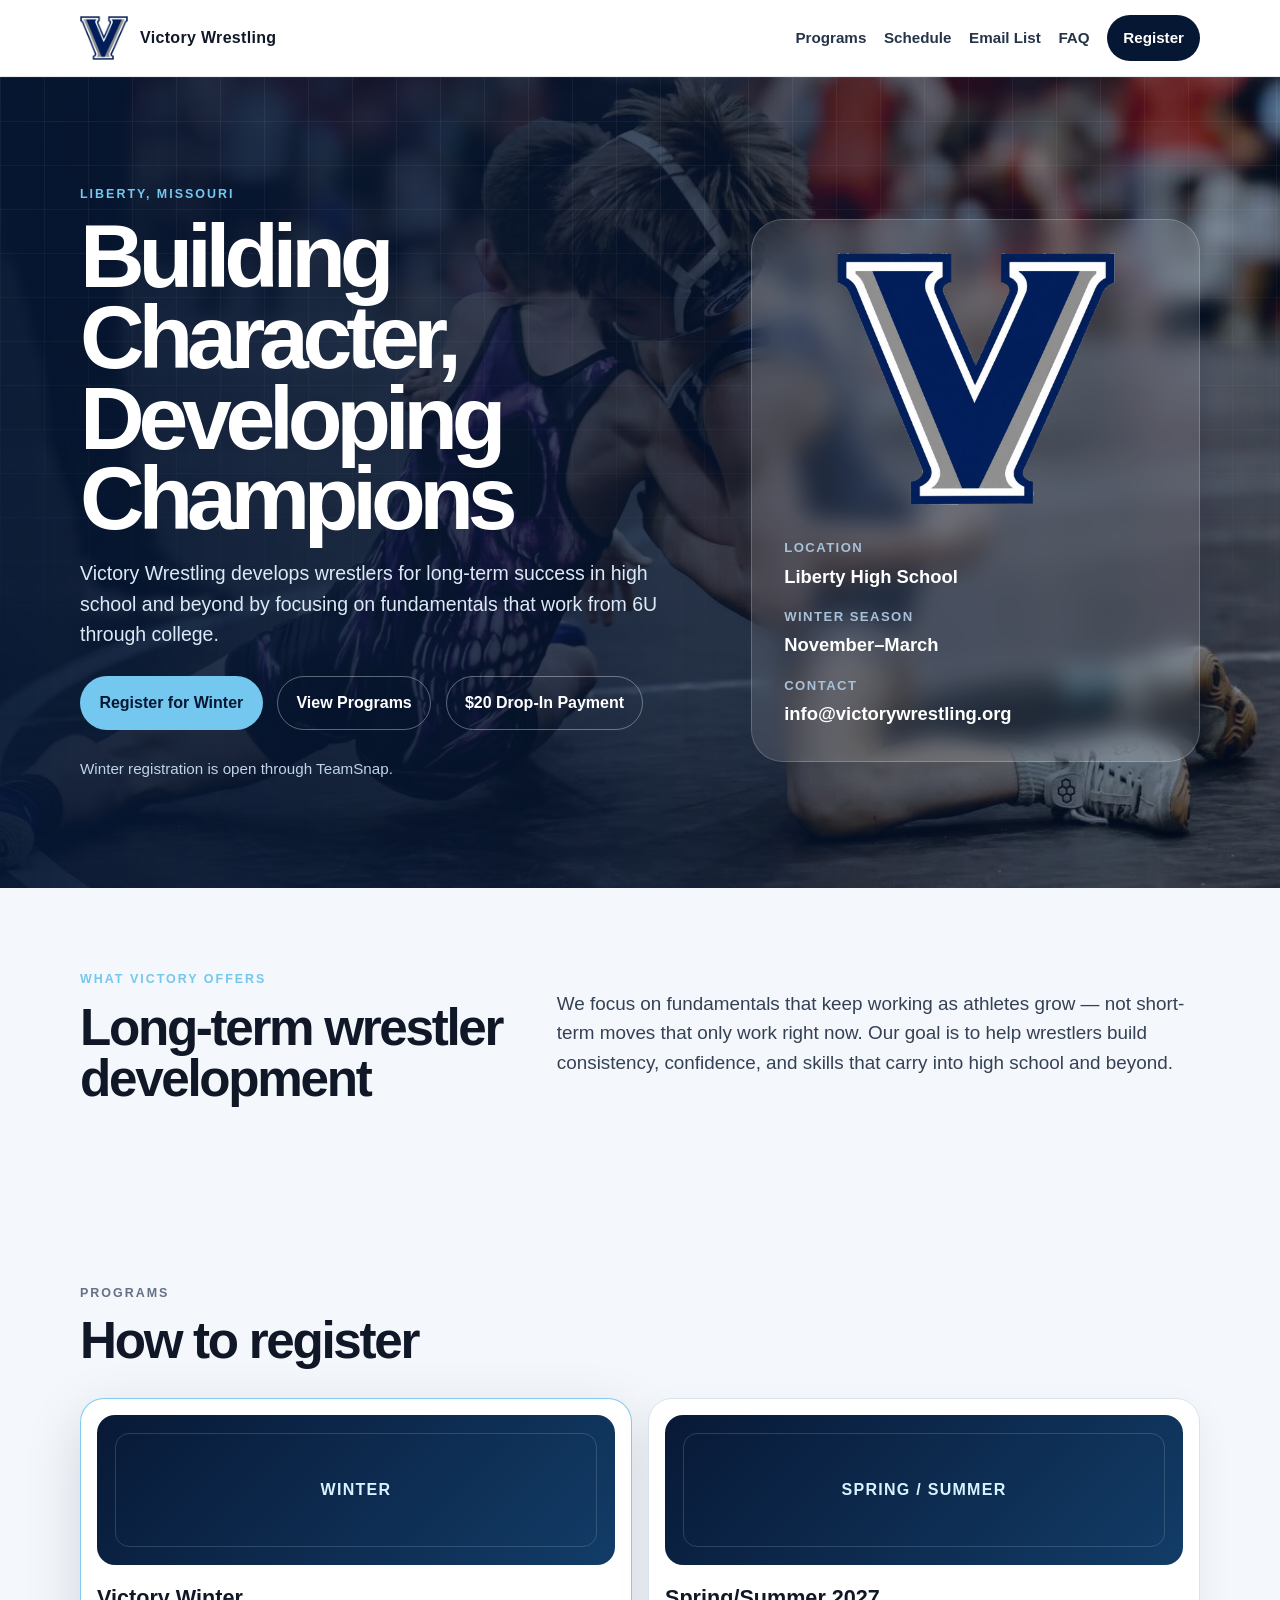
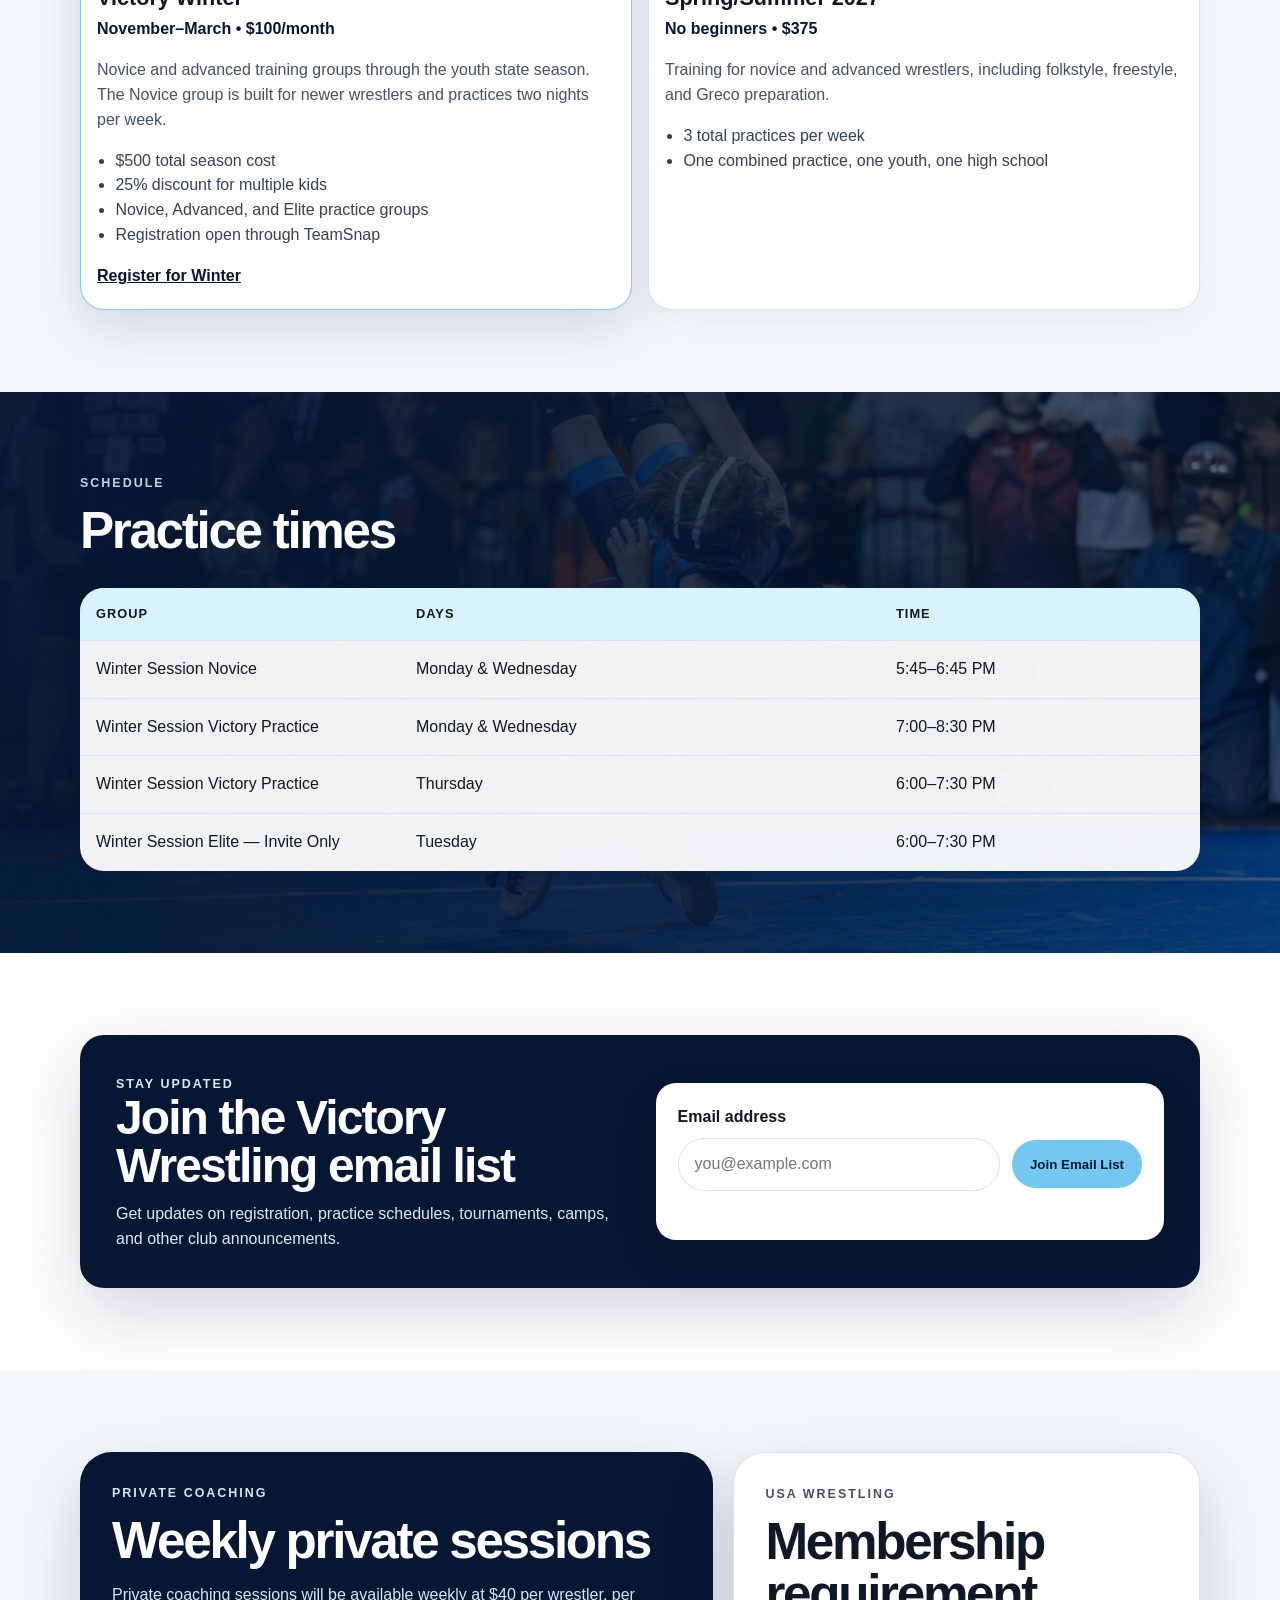
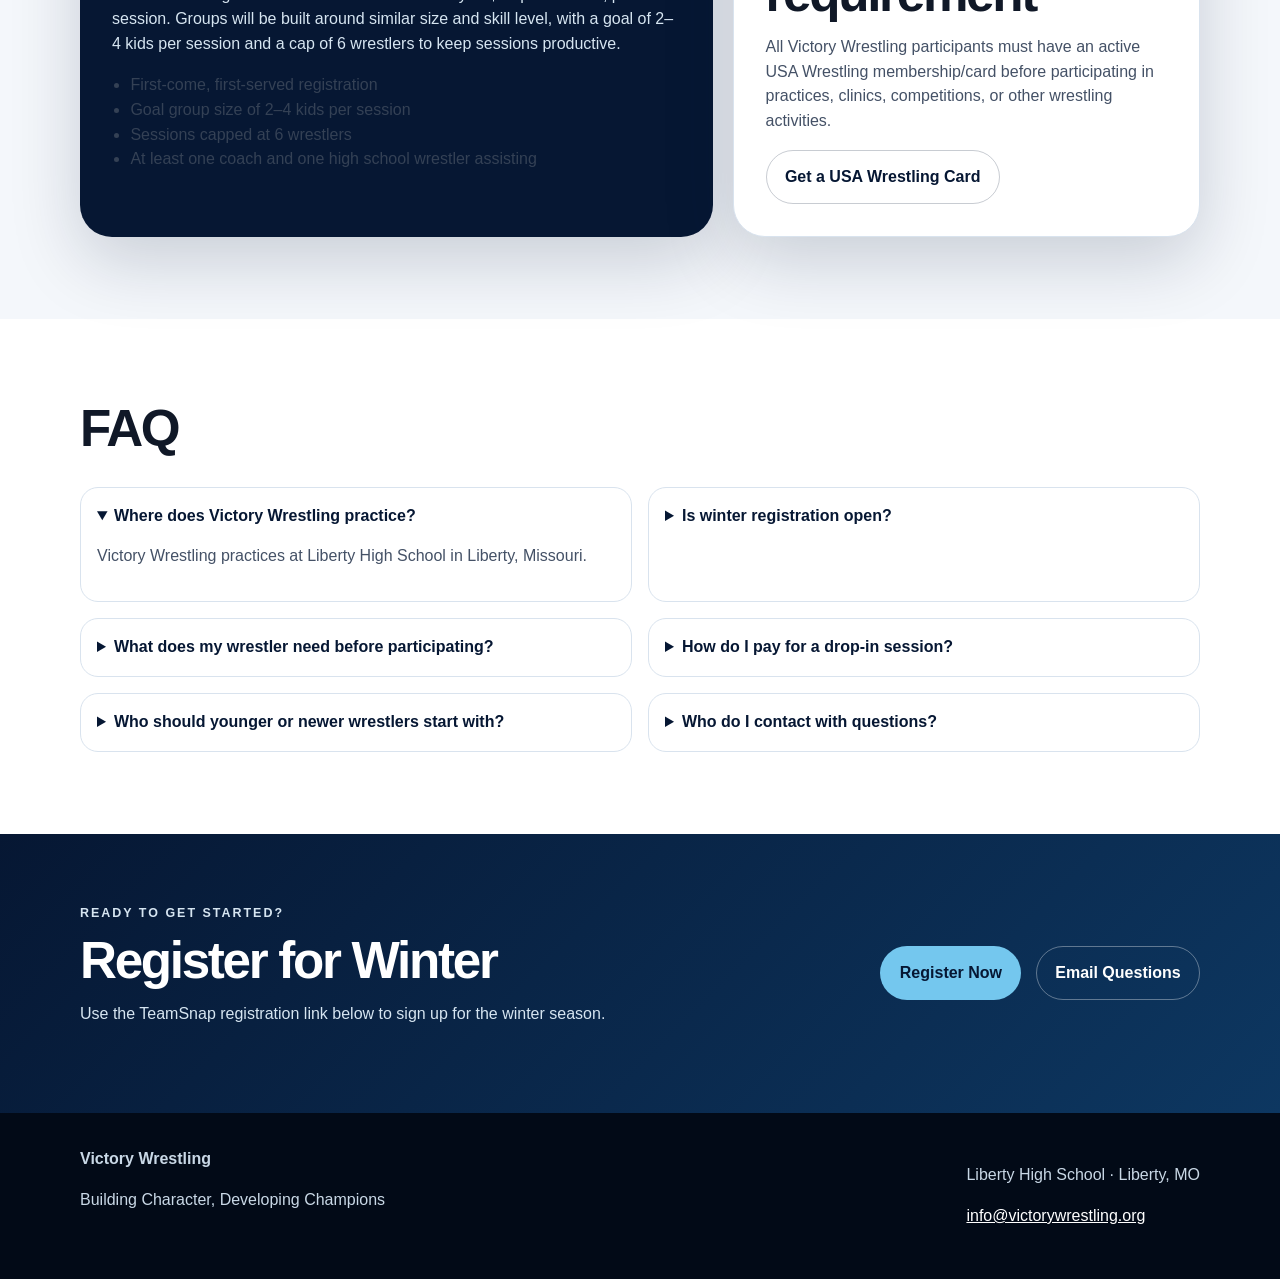
<file: index (3).html>
<!doctype html>
<html lang="en">
<head>
  <meta charset="utf-8">
  <meta name="viewport" content="width=device-width, initial-scale=1">
  <title>Victory Wrestling | Liberty, MO Youth Wrestling</title>
  <meta name="description" content="Victory Wrestling develops wrestlers for long-term success through fundamentals, consistency, and character. Located at Liberty High School in Liberty, Missouri.">
  <meta property="og:title" content="Victory Wrestling">
  <meta property="og:description" content="Building character, developing champions. Youth wrestling in Liberty, Missouri.">
  <meta property="og:type" content="website">
  <meta property="og:image" content="https://victorywrestling.org/assets/victory-share-preview.png">
  <meta property="og:image:width" content="1200">
  <meta property="og:image:height" content="630">
  <meta name="twitter:card" content="summary_large_image">
  <meta name="twitter:image" content="https://victorywrestling.org/assets/victory-share-preview.png">
  <meta name="theme-color" content="#061733">
  <link rel="icon" href="./assets/victory-v-logo.png">
  <link rel="stylesheet" href="./style.css">
</head>
<body>
  <a class="skip" href="#main">Skip to content</a>
  <header class="site-header">
    <div class="container nav">
      <a class="brand" href="#top" aria-label="Victory Wrestling home">
        <img src="./assets/victory-v-logo.png" alt="Victory Wrestling V logo">
        <span>Victory Wrestling</span>
      </a>
      <nav aria-label="Main navigation">
        <a href="#programs">Programs</a>
        <a href="#schedule">Schedule</a>
        <a href="#email-list">Email List</a>
        <a href="#faq">FAQ</a>
        <a class="nav-cta" href="https://register.teamsnap.com/form/yN0adHD0ybQycLYI9u6od">Register</a>
      </nav>
    </div>
  </header>

  <main id="main">
    <section class="hero" id="top">
      <div class="container hero-grid">
        <div class="hero-copy">
          <p class="eyebrow">Liberty, Missouri</p>
          <h1>Building Character, Developing Champions</h1>
          <p class="lead">Victory Wrestling develops wrestlers for long-term success in high school and beyond by focusing on fundamentals that work from 6U through college.</p>
          <div class="hero-actions">
            <a class="button primary" href="https://register.teamsnap.com/form/yN0adHD0ybQycLYI9u6od">Register for Winter</a>
            <a class="button secondary" href="#programs">View Programs</a>
            <a class="button secondary" href="https://account.venmo.com/u/VictoryWrestling" target="_blank" rel="noopener">$20 Drop-In Payment</a>
          </div>
          <p class="note">Winter registration is open through TeamSnap.</p>
        </div>
        <div class="hero-card" aria-label="Victory Wrestling information card">
          <img src="./assets/victory-v-logo.png" alt="Victory Wrestling V logo" class="hero-logo">
          <div class="card-lines">
            <span>Location</span>
            <strong>Liberty High School</strong>
            <span>Winter Season</span>
            <strong>November–March</strong>
            <span>Contact</span>
            <strong>info@victorywrestling.org</strong>
          </div>
        </div>
      </div>
    </section>

    <section class="section intro">
      <div class="container split">
        <div>
          <p class="eyebrow">What Victory offers</p>
          <h2>Long-term wrestler development</h2>
        </div>
        <p>We focus on fundamentals that keep working as athletes grow — not short-term moves that only work right now. Our goal is to help wrestlers build consistency, confidence, and skills that carry into high school and beyond.</p>
      </div>
    </section>

    <section class="section" id="programs">
      <div class="container">
        <div class="section-head">
          <p class="eyebrow">Programs</p>
          <h2>How to register</h2>
        </div>
        <div class="program-grid">
          <article class="program-card featured">
            <div class="placeholder"><span>Winter</span></div>
            <h3>Victory Winter</h3>
            <p class="meta">November–March • $100/month</p>
            <p>Novice and advanced training groups through the youth state season. The Novice group is built for newer wrestlers and practices two nights per week.</p>
            <ul>
              <li>$500 total season cost</li>
              <li>25% discount for multiple kids</li>
              <li>Novice, Advanced, and Elite practice groups</li>
              <li>Registration open through TeamSnap</li>
            </ul>
            <a class="text-link" href="https://register.teamsnap.com/form/yN0adHD0ybQycLYI9u6od">Register for Winter</a>
          </article>

          <article class="program-card">
            <div class="placeholder"><span>Spring / Summer</span></div>
            <h3>Spring/Summer 2027</h3>
            <p class="meta">No beginners • $375</p>
            <p>Training for novice and advanced wrestlers, including folkstyle, freestyle, and Greco preparation.</p>
            <ul>
              <li>3 total practices per week</li>
              <li>One combined practice, one youth, one high school</li>
            </ul>
          </article>
        </div>
      </div>
    </section>

    <section class="section dark action-bg" id="schedule">
      <div class="container">
        <div class="section-head">
          <p class="eyebrow">Schedule</p>
          <h2>Practice times</h2>
        </div>
        <div class="schedule-table" role="table" aria-label="Victory Wrestling practice schedule">
          <div class="row head" role="row"><span>Group</span><span>Days</span><span>Time</span></div>
          <div class="row" role="row"><span>Winter Session Novice</span><span>Monday & Wednesday</span><span>5:45–6:45 PM</span></div>
          <div class="row" role="row"><span>Winter Session Victory Practice</span><span>Monday & Wednesday</span><span>7:00–8:30 PM</span></div>
          <div class="row" role="row"><span>Winter Session Victory Practice</span><span>Thursday</span><span>6:00–7:30 PM</span></div>
          <div class="row" role="row"><span>Winter Session Elite — Invite Only</span><span>Tuesday</span><span>6:00–7:30 PM</span></div>
        </div>
      </div>
    </section>

    <section class="section email-signup" id="email-list">
      <div class="container email-card">
        <div>
          <p class="eyebrow">Stay updated</p>
          <h2>Join the Victory Wrestling email list</h2>
          <p>Get updates on registration, practice schedules, tournaments, camps, and other club announcements.</p>
        </div>
        <form class="signup-form" id="email-signup-form" action="/api/subscribe" method="post">
          <label for="signup-email">Email address</label>
          <div class="signup-row">
            <input id="signup-email" name="email" type="email" placeholder="you@example.com" autocomplete="email" required>
            <button class="button primary" type="submit">Join Email List</button>
          </div>
          <p class="form-message" id="email-signup-message" aria-live="polite"></p>
        </form>
      </div>
    </section>

    <section class="section two-col">
      <div class="container two-col-grid">
        <div class="info-panel">
          <p class="eyebrow">Private coaching</p>
          <h2>Weekly private sessions</h2>
          <p>Private coaching sessions will be available weekly at $40 per wrestler, per session. Groups will be built around similar size and skill level, with a goal of 2–4 kids per session and a cap of 6 wrestlers to keep sessions productive.</p>
          <ul class="check-list">
            <li>First-come, first-served registration</li>
            <li>Goal group size of 2–4 kids per session</li>
            <li>Sessions capped at 6 wrestlers</li>
            <li>At least one coach and one high school wrestler assisting</li>
          </ul>
        </div>
        <div class="info-panel light">
          <p class="eyebrow">USA Wrestling</p>
          <h2>Membership requirement</h2>
          <p>All Victory Wrestling participants must have an active USA Wrestling membership/card before participating in practices, clinics, competitions, or other wrestling activities.</p>
          <a class="button secondary dark-text" href="https://www.themat.com">Get a USA Wrestling Card</a>
        </div>
      </div>
    </section>

    <section class="section faq" id="faq">
      <div class="container">
        <div class="section-head">
          <h2>FAQ</h2>
        </div>
        <div class="faq-grid">
          <details open>
            <summary>Where does Victory Wrestling practice?</summary>
            <p>Victory Wrestling practices at Liberty High School in Liberty, Missouri.</p>
          </details>
          <details>
            <summary>Is winter registration open?</summary>
            <p>Yes. <a href="https://register.teamsnap.com/form/yN0adHD0ybQycLYI9u6od" target="_blank" rel="noopener">Register for winter through TeamSnap</a>.</p>
          </details>
          <details>
            <summary>What does my wrestler need before participating?</summary>
            <p>Wrestlers need an active USA Wrestling card. Cards can be purchased through USA Wrestling at www.themat.com.</p>
          </details>
          <details>
            <summary>How do I pay for a drop-in session?</summary>
            <p>Drop-in sessions are $20. Payments can be sent through Venmo to <a href="https://account.venmo.com/u/VictoryWrestling" target="_blank" rel="noopener">@VictoryWrestling</a>.</p>
          </details>
          <details>
            <summary>Who should younger or newer wrestlers start with?</summary>
            <p>Newer wrestlers should start with the Novice group during the winter season. Novice practices two nights per week and focuses on building fundamentals.</p>
          </details>
          <details>
            <summary>Who do I contact with questions?</summary>
            <p>Email <a href="mailto:info@victorywrestling.org">info@victorywrestling.org</a>.</p>
          </details>
        </div>
      </div>
    </section>

    <section class="cta-section" id="contact">
      <div class="container cta-card">
        <div>
          <p class="eyebrow">Ready to get started?</p>
          <h2>Register for Winter</h2>
          <p>Use the TeamSnap registration link below to sign up for the winter season.</p>
        </div>
        <div class="cta-actions">
          <a class="button primary" href="https://register.teamsnap.com/form/yN0adHD0ybQycLYI9u6od">Register Now</a>
          <a class="button secondary" href="mailto:info@victorywrestling.org">Email Questions</a>
        </div>
      </div>
    </section>
  </main>

  <footer>
    <div class="container footer-grid">
      <div>
        <strong>Victory Wrestling</strong>
        <p>Building Character, Developing Champions</p>
      </div>
      <div>
        <p>Liberty High School · Liberty, MO</p>
        <p><a href="mailto:info@victorywrestling.org">info@victorywrestling.org</a></p>
      </div>
    </div>
  </footer>
  <script>
    const signupForm = document.getElementById('email-signup-form');
    const signupMessage = document.getElementById('email-signup-message');

    if (signupForm && signupMessage) {
      signupForm.addEventListener('submit', async (event) => {
        event.preventDefault();
        const submitButton = signupForm.querySelector('button[type="submit"]');
        const formData = new FormData(signupForm);

        signupMessage.textContent = 'Adding you to the list...';
        signupMessage.className = 'form-message';
        submitButton.disabled = true;

        try {
          const response = await fetch(signupForm.action, {
            method: 'POST',
            headers: { 'Content-Type': 'application/json' },
            body: JSON.stringify({ email: formData.get('email') }),
          });
          const result = await response.json();

          signupMessage.textContent = result.message || 'Thanks — you are on the Victory Wrestling email list.';
          signupMessage.classList.toggle('success', response.ok && result.ok);
          signupMessage.classList.toggle('error', !response.ok || !result.ok);

          if (response.ok && result.ok) {
            signupForm.reset();
          }
        } catch (error) {
          signupMessage.textContent = 'We could not add that email right now. Please email info@victorywrestling.org.';
          signupMessage.classList.add('error');
        } finally {
          submitButton.disabled = false;
        }
      });
    }
  </script>
</body>
</html>
</file>
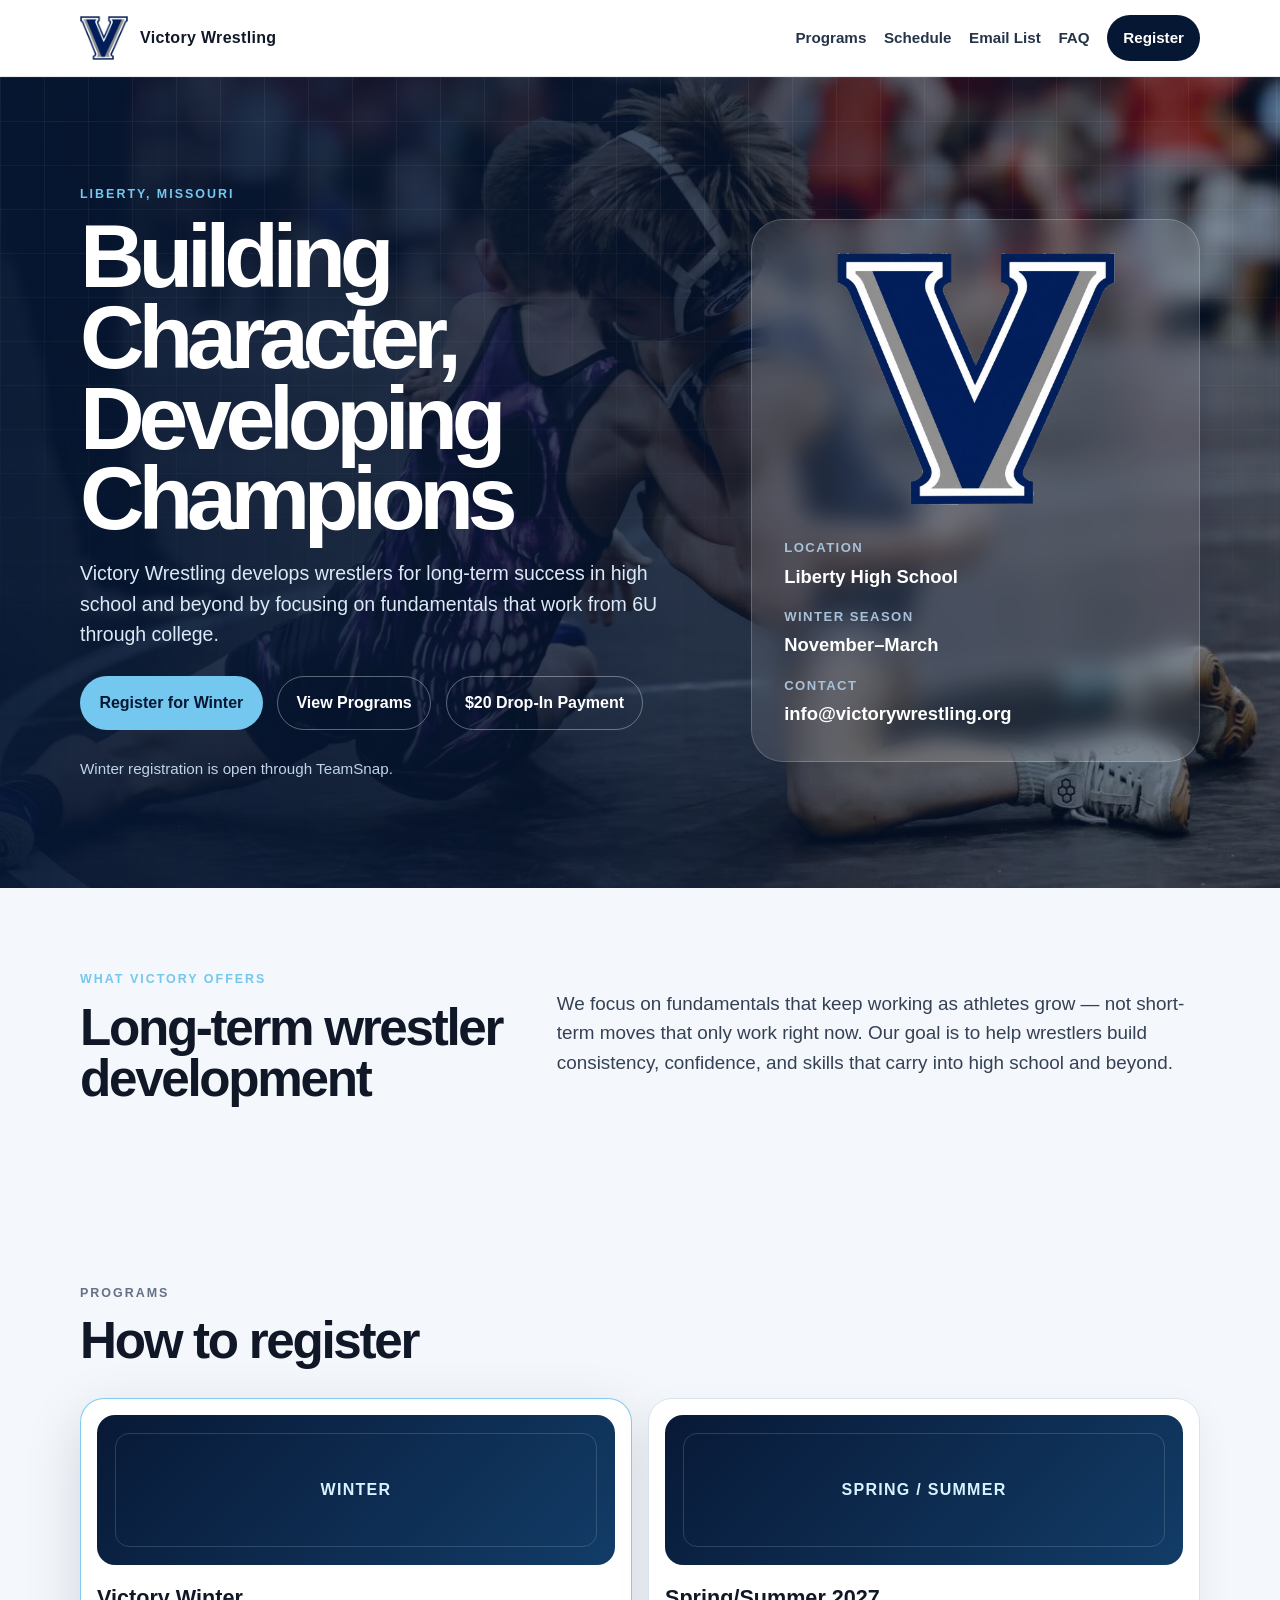
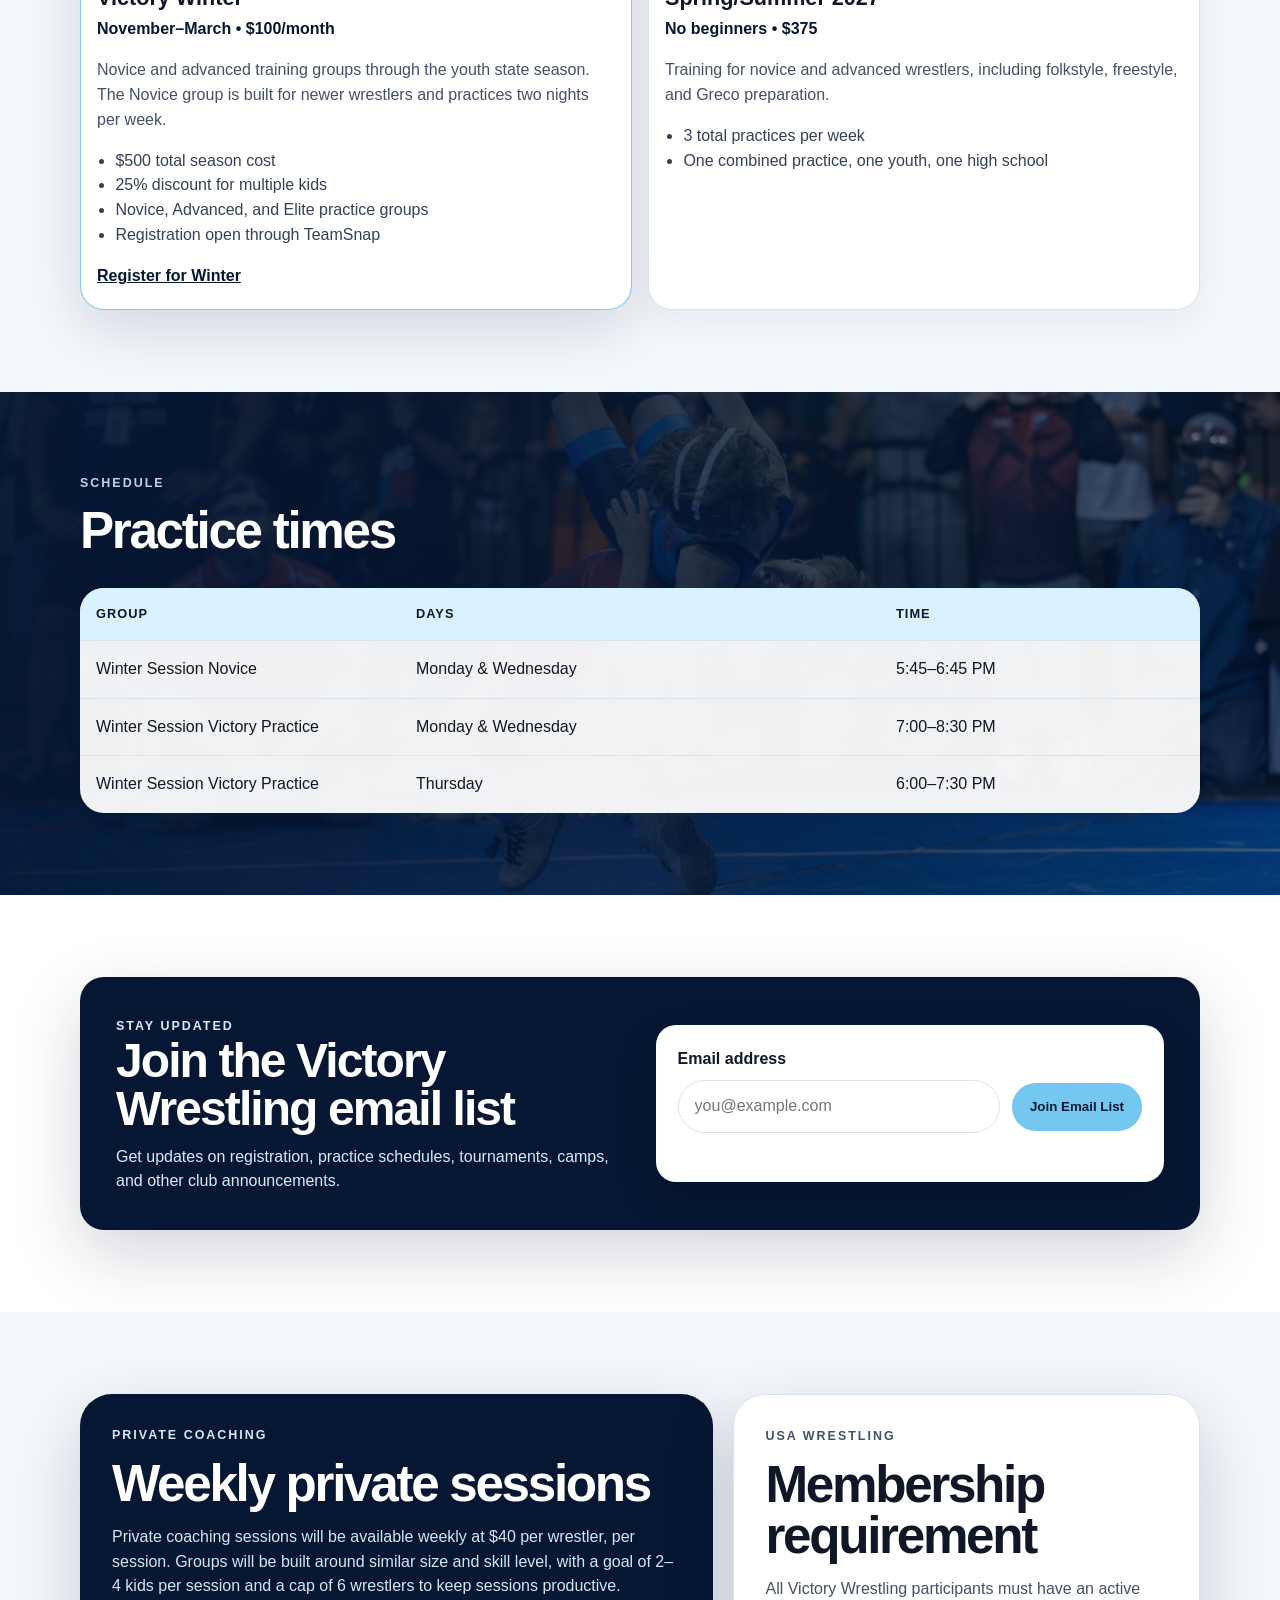
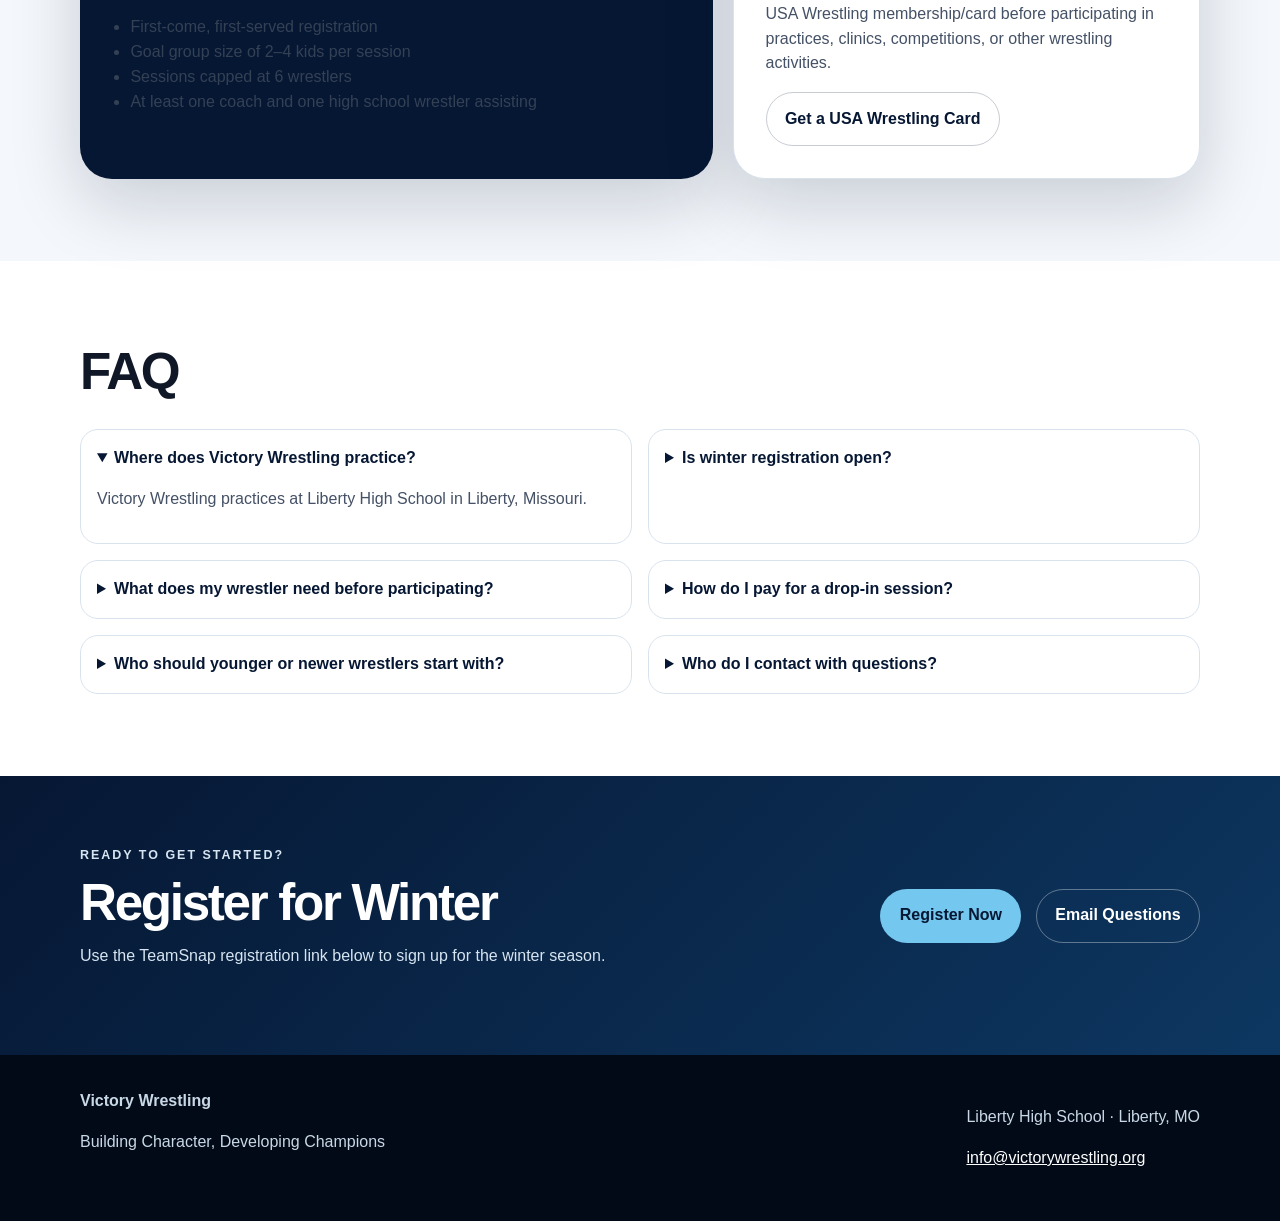
<file: index (5).html>
<!doctype html>
<html lang="en">
<head>
  <meta charset="utf-8">
  <meta name="viewport" content="width=device-width, initial-scale=1">
  <title>Victory Wrestling | Liberty, MO Youth Wrestling</title>
  <meta name="description" content="Victory Wrestling develops wrestlers for long-term success through fundamentals, consistency, and character. Located at Liberty High School in Liberty, Missouri.">
  <meta property="og:title" content="Victory Wrestling">
  <meta property="og:description" content="Building character, developing champions. Youth wrestling in Liberty, Missouri.">
  <meta property="og:type" content="website">
  <meta property="og:image" content="https://victorywrestling.org/assets/victory-share-preview.png">
  <meta property="og:image:width" content="1200">
  <meta property="og:image:height" content="630">
  <meta name="twitter:card" content="summary_large_image">
  <meta name="twitter:image" content="https://victorywrestling.org/assets/victory-share-preview.png">
  <meta name="theme-color" content="#061733">
  <link rel="icon" href="./assets/victory-v-logo.png">
  <link rel="stylesheet" href="./style.css">
</head>
<body>
  <a class="skip" href="#main">Skip to content</a>
  <header class="site-header">
    <div class="container nav">
      <a class="brand" href="#top" aria-label="Victory Wrestling home">
        <img src="./assets/victory-v-logo.png" alt="Victory Wrestling V logo">
        <span>Victory Wrestling</span>
      </a>
      <nav aria-label="Main navigation">
        <a href="#programs">Programs</a>
        <a href="#schedule">Schedule</a>
        <a href="#email-list">Email List</a>
        <a href="#faq">FAQ</a>
        <a class="nav-cta" href="https://register.teamsnap.com/form/yN0adHD0ybQycLYI9u6od">Register</a>
      </nav>
    </div>
  </header>

  <main id="main">
    <section class="hero" id="top">
      <div class="container hero-grid">
        <div class="hero-copy">
          <p class="eyebrow">Liberty, Missouri</p>
          <h1>Building Character, Developing Champions</h1>
          <p class="lead">Victory Wrestling develops wrestlers for long-term success in high school and beyond by focusing on fundamentals that work from 6U through college.</p>
          <div class="hero-actions">
            <a class="button primary" href="https://register.teamsnap.com/form/yN0adHD0ybQycLYI9u6od">Register for Winter</a>
            <a class="button secondary" href="#programs">View Programs</a>
            <a class="button secondary" href="https://account.venmo.com/u/VictoryWrestling" target="_blank" rel="noopener">$20 Drop-In Payment</a>
          </div>
          <p class="note">Winter registration is open through TeamSnap.</p>
        </div>
        <div class="hero-card" aria-label="Victory Wrestling information card">
          <img src="./assets/victory-v-logo.png" alt="Victory Wrestling V logo" class="hero-logo">
          <div class="card-lines">
            <span>Location</span>
            <strong>Liberty High School</strong>
            <span>Winter Season</span>
            <strong>November–March</strong>
            <span>Contact</span>
            <strong>info@victorywrestling.org</strong>
          </div>
        </div>
      </div>
    </section>

    <section class="section intro">
      <div class="container split">
        <div>
          <p class="eyebrow">What Victory offers</p>
          <h2>Long-term wrestler development</h2>
        </div>
        <p>We focus on fundamentals that keep working as athletes grow — not short-term moves that only work right now. Our goal is to help wrestlers build consistency, confidence, and skills that carry into high school and beyond.</p>
      </div>
    </section>

    <section class="section" id="programs">
      <div class="container">
        <div class="section-head">
          <p class="eyebrow">Programs</p>
          <h2>How to register</h2>
        </div>
        <div class="program-grid">
          <article class="program-card featured">
            <div class="placeholder"><span>Winter</span></div>
            <h3>Victory Winter</h3>
            <p class="meta">November–March • $100/month</p>
            <p>Novice and advanced training groups through the youth state season. The Novice group is built for newer wrestlers and practices two nights per week.</p>
            <ul>
              <li>$500 total season cost</li>
              <li>25% discount for multiple kids</li>
              <li>Novice, Advanced, and Elite practice groups</li>
              <li>Registration open through TeamSnap</li>
            </ul>
            <a class="text-link" href="https://register.teamsnap.com/form/yN0adHD0ybQycLYI9u6od">Register for Winter</a>
          </article>

          <article class="program-card">
            <div class="placeholder"><span>Spring / Summer</span></div>
            <h3>Spring/Summer 2027</h3>
            <p class="meta">No beginners • $375</p>
            <p>Training for novice and advanced wrestlers, including folkstyle, freestyle, and Greco preparation.</p>
            <ul>
              <li>3 total practices per week</li>
              <li>One combined practice, one youth, one high school</li>
            </ul>
          </article>
        </div>
      </div>
    </section>

    <section class="section dark action-bg" id="schedule">
      <div class="container">
        <div class="section-head">
          <p class="eyebrow">Schedule</p>
          <h2>Practice times</h2>
        </div>
        <div class="schedule-table" role="table" aria-label="Victory Wrestling practice schedule">
          <div class="row head" role="row"><span>Group</span><span>Days</span><span>Time</span></div>
          <div class="row" role="row"><span>Winter Session Novice</span><span>Monday & Wednesday</span><span>5:45–6:45 PM</span></div>
          <div class="row" role="row"><span>Winter Session Victory Practice</span><span>Monday & Wednesday</span><span>7:00–8:30 PM</span></div>
          <div class="row" role="row"><span>Winter Session Victory Practice</span><span>Thursday</span><span>6:00–7:30 PM</span></div>
        </div>
      </div>
    </section>

    <section class="section email-signup" id="email-list">
      <div class="container email-card">
        <div>
          <p class="eyebrow">Stay updated</p>
          <h2>Join the Victory Wrestling email list</h2>
          <p>Get updates on registration, practice schedules, tournaments, camps, and other club announcements.</p>
        </div>
        <form class="signup-form" id="email-signup-form" action="/api/subscribe" method="post">
          <label for="signup-email">Email address</label>
          <div class="signup-row">
            <input id="signup-email" name="email" type="email" placeholder="you@example.com" autocomplete="email" required>
            <button class="button primary" type="submit">Join Email List</button>
          </div>
          <p class="form-message" id="email-signup-message" aria-live="polite"></p>
        </form>
      </div>
    </section>

    <section class="section two-col">
      <div class="container two-col-grid">
        <div class="info-panel">
          <p class="eyebrow">Private coaching</p>
          <h2>Weekly private sessions</h2>
          <p>Private coaching sessions will be available weekly at $40 per wrestler, per session. Groups will be built around similar size and skill level, with a goal of 2–4 kids per session and a cap of 6 wrestlers to keep sessions productive.</p>
          <ul class="check-list">
            <li>First-come, first-served registration</li>
            <li>Goal group size of 2–4 kids per session</li>
            <li>Sessions capped at 6 wrestlers</li>
            <li>At least one coach and one high school wrestler assisting</li>
          </ul>
        </div>
        <div class="info-panel light">
          <p class="eyebrow">USA Wrestling</p>
          <h2>Membership requirement</h2>
          <p>All Victory Wrestling participants must have an active USA Wrestling membership/card before participating in practices, clinics, competitions, or other wrestling activities.</p>
          <a class="button secondary dark-text" href="https://www.themat.com">Get a USA Wrestling Card</a>
        </div>
      </div>
    </section>

    <section class="section faq" id="faq">
      <div class="container">
        <div class="section-head">
          <h2>FAQ</h2>
        </div>
        <div class="faq-grid">
          <details open>
            <summary>Where does Victory Wrestling practice?</summary>
            <p>Victory Wrestling practices at Liberty High School in Liberty, Missouri.</p>
          </details>
          <details>
            <summary>Is winter registration open?</summary>
            <p>Yes. <a href="https://register.teamsnap.com/form/yN0adHD0ybQycLYI9u6od" target="_blank" rel="noopener">Register for winter through TeamSnap</a>.</p>
          </details>
          <details>
            <summary>What does my wrestler need before participating?</summary>
            <p>Wrestlers need an active USA Wrestling card. Cards can be purchased through USA Wrestling at www.themat.com.</p>
          </details>
          <details>
            <summary>How do I pay for a drop-in session?</summary>
            <p>Drop-in sessions are $20. Payments can be sent through Venmo to <a href="https://account.venmo.com/u/VictoryWrestling" target="_blank" rel="noopener">@VictoryWrestling</a>.</p>
          </details>
          <details>
            <summary>Who should younger or newer wrestlers start with?</summary>
            <p>Newer wrestlers should start with the Novice group during the winter season. Novice practices two nights per week and focuses on building fundamentals.</p>
          </details>
          <details>
            <summary>Who do I contact with questions?</summary>
            <p>Email <a href="mailto:info@victorywrestling.org">info@victorywrestling.org</a>.</p>
          </details>
        </div>
      </div>
    </section>

    <section class="cta-section" id="contact">
      <div class="container cta-card">
        <div>
          <p class="eyebrow">Ready to get started?</p>
          <h2>Register for Winter</h2>
          <p>Use the TeamSnap registration link below to sign up for the winter season.</p>
        </div>
        <div class="cta-actions">
          <a class="button primary" href="https://register.teamsnap.com/form/yN0adHD0ybQycLYI9u6od">Register Now</a>
          <a class="button secondary" href="mailto:info@victorywrestling.org">Email Questions</a>
        </div>
      </div>
    </section>
  </main>

  <footer>
    <div class="container footer-grid">
      <div>
        <strong>Victory Wrestling</strong>
        <p>Building Character, Developing Champions</p>
      </div>
      <div>
        <p>Liberty High School · Liberty, MO</p>
        <p><a href="mailto:info@victorywrestling.org">info@victorywrestling.org</a></p>
      </div>
    </div>
  </footer>
  <script>
    const signupForm = document.getElementById('email-signup-form');
    const signupMessage = document.getElementById('email-signup-message');

    if (signupForm && signupMessage) {
      signupForm.addEventListener('submit', async (event) => {
        event.preventDefault();
        const submitButton = signupForm.querySelector('button[type="submit"]');
        const formData = new FormData(signupForm);

        signupMessage.textContent = 'Adding you to the list...';
        signupMessage.className = 'form-message';
        submitButton.disabled = true;

        try {
          const response = await fetch(signupForm.action, {
            method: 'POST',
            headers: { 'Content-Type': 'application/json' },
            body: JSON.stringify({ email: formData.get('email') }),
          });
          const result = await response.json();

          signupMessage.textContent = result.message || 'Thanks — you are on the Victory Wrestling email list.';
          signupMessage.classList.toggle('success', response.ok && result.ok);
          signupMessage.classList.toggle('error', !response.ok || !result.ok);

          if (response.ok && result.ok) {
            signupForm.reset();
          }
        } catch (error) {
          signupMessage.textContent = 'We could not add that email right now. Please email info@victorywrestling.org.';
          signupMessage.classList.add('error');
        } finally {
          submitButton.disabled = false;
        }
      });
    }
  </script>
</body>
</html>
</file>
<file: style.css>
:root{
  --navy:#061733;
  --navy-2:#0b2449;
  --blue:#74c7ee;
  --blue-2:#d8f2ff;
  --ink:#101827;
  --muted:#657184;
  --line:#d9e3ee;
  --bg:#f4f7fb;
  --white:#ffffff;
  --shadow:0 24px 70px rgba(6,23,51,.18);
  --radius:24px;
}
*{box-sizing:border-box}
html{scroll-behavior:smooth}
body{margin:0;font-family:Arial, Helvetica, sans-serif;color:var(--ink);background:var(--bg);line-height:1.55}
a{color:inherit}.skip{position:absolute;left:-999px}.skip:focus{left:1rem;top:1rem;background:#fff;padding:.75rem 1rem;z-index:10}.container{width:min(1120px,calc(100% - 32px));margin-inline:auto}.site-header{position:sticky;top:0;z-index:5;background:rgba(255,255,255,.92);backdrop-filter:blur(14px);border-bottom:1px solid rgba(6,23,51,.08)}.nav{display:flex;align-items:center;justify-content:space-between;gap:1rem;min-height:76px}.brand{display:flex;align-items:center;gap:.75rem;text-decoration:none;font-weight:800;letter-spacing:.02em}.brand img{width:48px;height:48px;object-fit:contain}nav{display:flex;align-items:center;gap:1.1rem;font-size:.95rem;font-weight:700}nav a{text-decoration:none;color:#263448}.nav-cta{background:var(--navy);color:#fff;padding:.7rem 1rem;border-radius:999px}.hero{position:relative;overflow:hidden;background:linear-gradient(90deg,rgba(6,23,51,.94) 0%,rgba(6,23,51,.78) 48%,rgba(6,23,51,.48) 100%),url('./assets/practice-action.jpg') center center/cover no-repeat;color:#fff}.hero:before{content:"";position:absolute;inset:0;background-image:linear-gradient(rgba(255,255,255,.055) 1px,transparent 1px),linear-gradient(90deg,rgba(255,255,255,.055) 1px,transparent 1px);background-size:44px 44px;mask-image:linear-gradient(to bottom, black, transparent 82%)}.hero-grid{position:relative;display:grid;grid-template-columns:1.15fr .85fr;gap:4rem;align-items:center;padding:108px 0 92px}.eyebrow{text-transform:uppercase;letter-spacing:.16em;font-weight:900;font-size:.78rem;color:var(--blue);margin:0 0 .75rem}.hero h1{font-size:clamp(3.1rem,7vw,6.8rem);line-height:.9;letter-spacing:-.07em;margin:0 0 1.2rem;text-wrap:balance}.lead{font-size:1.22rem;max-width:680px;color:#dceaf7}.hero-actions,.cta-actions{display:flex;flex-wrap:wrap;gap:.9rem;margin:1.7rem 0}.button{display:inline-flex;align-items:center;justify-content:center;min-height:48px;padding:.85rem 1.15rem;border-radius:999px;font-weight:900;text-decoration:none;border:1px solid transparent}.primary{background:var(--blue);color:#061733}.secondary{background:transparent;color:#fff;border-color:rgba(255,255,255,.35)}.dark-text{color:var(--navy);border-color:rgba(6,23,51,.22)}.note{font-size:.95rem;color:#bdd3e8;max-width:610px}.hero-card{background:rgba(255,255,255,.1);border:1px solid rgba(255,255,255,.2);border-radius:32px;padding:2rem;box-shadow:var(--shadow);backdrop-filter:blur(12px)}.hero-logo{width:min(280px,80%);display:block;margin:0 auto 1.25rem}.card-lines{display:grid;gap:.25rem}.card-lines span{color:#a8c1d8;font-size:.82rem;text-transform:uppercase;letter-spacing:.11em;font-weight:800;margin-top:.75rem}.card-lines strong{font-size:1.15rem}.section{padding:82px 0}.split{display:grid;grid-template-columns:.8fr 1.2fr;gap:3rem;align-items:start}.split h2,.section-head h2,.info-panel h2,.cta-card h2{font-size:clamp(2rem,4vw,3.4rem);line-height:1;letter-spacing:-.045em;margin:.15rem 0 1rem}.split p:last-child{font-size:1.18rem;color:#344155}.section-head{max-width:740px;margin-bottom:2rem}.section-head p{color:var(--muted)}.program-grid{display:grid;grid-template-columns:repeat(3,1fr);gap:1rem}.program-card{background:#fff;border:1px solid var(--line);border-radius:var(--radius);padding:1rem 1rem 1.25rem;box-shadow:0 12px 36px rgba(16,24,39,.06)}.program-card.featured{border-color:rgba(116,199,238,.9);box-shadow:0 18px 58px rgba(6,23,51,.14)}.placeholder,.photo-placeholder{min-height:150px;border-radius:18px;background:linear-gradient(135deg,#081936,#123c67);display:grid;place-items:center;color:#d8f2ff;font-weight:900;letter-spacing:.08em;text-transform:uppercase;position:relative;overflow:hidden}.placeholder:after,.photo-placeholder:after{content:"";position:absolute;inset:18px;border:1px solid rgba(255,255,255,.15);border-radius:14px}.program-card h3{font-size:1.35rem;margin:1rem 0 .15rem}.meta{color:var(--navy);font-weight:900;margin:.1rem 0 .8rem}.program-card p:not(.meta){color:#445166}.program-card ul,.check-list{padding-left:1.15rem;color:#344155}.text-link{font-weight:900;color:var(--navy)}.dark{background:var(--navy);color:#fff}.action-bg{position:relative;overflow:hidden;background:linear-gradient(90deg,rgba(6,23,51,.94) 0%,rgba(6,23,51,.82) 52%,rgba(6,23,51,.58) 100%),url('./assets/action-throw.jpg') center center/cover no-repeat}.action-bg .container{position:relative;z-index:1}.dark .section-head p{color:#bdd3e8}.schedule-table{background:rgba(255,255,255,.94);border-radius:24px;overflow:hidden;color:var(--ink);box-shadow:var(--shadow)}.row{display:grid;grid-template-columns:1fr 1.5fr 1fr;border-bottom:1px solid var(--line)}.row:last-child{border-bottom:0}.row span{padding:1rem}.row.head{background:var(--blue-2);font-weight:900;text-transform:uppercase;letter-spacing:.08em;font-size:.8rem}.two-col-grid{display:grid;grid-template-columns:1.15fr .85fr;gap:1.25rem}.info-panel{background:var(--navy);color:#fff;border-radius:32px;padding:2rem;box-shadow:var(--shadow)}.info-panel p{color:#d6e5f1}.info-panel.light{background:#fff;color:var(--ink);border:1px solid var(--line)}.info-panel.light p{color:#445166}.gallery{display:grid;grid-template-columns:repeat(3,1fr);gap:1rem}.photo-card{margin:0;background:#fff;border:1px solid var(--line);border-radius:22px;overflow:hidden;box-shadow:0 12px 36px rgba(16,24,39,.08)}.photo-card img{display:block;width:100%;height:auto}.photo-card figcaption{padding:.85rem 1rem;font-weight:900;color:var(--navy)}.faq{background:#fff}.faq-grid{display:grid;grid-template-columns:repeat(2,1fr);gap:1rem}details{border:1px solid var(--line);border-radius:18px;padding:1rem;background:#fff}summary{cursor:pointer;font-weight:900;color:var(--navy)}details p{color:#445166}.cta-section{padding:70px 0;background:linear-gradient(135deg,#061733,#0d3761);color:#fff}.cta-card{display:flex;justify-content:space-between;gap:2rem;align-items:center}.cta-card p{color:#d6e5f1;max-width:650px}footer{background:#020a17;color:#c9d8e6;padding:34px 0}.footer-grid{display:flex;justify-content:space-between;gap:2rem}footer a{color:#fff}@media (max-width:900px){nav{display:none}.hero-grid,.split,.two-col-grid,.cta-card{grid-template-columns:1fr;display:grid}.hero-grid{gap:2rem;padding:76px 0}.program-grid{grid-template-columns:repeat(2,1fr)}.gallery,.faq-grid{grid-template-columns:1fr}.row{grid-template-columns:1fr}.row span{padding:.85rem 1rem;border-bottom:1px solid #eef2f7}.row span:last-child{border-bottom:0}.footer-grid{display:grid}.section{padding:60px 0}}@media (max-width:560px){.program-grid{grid-template-columns:1fr}.hero h1{font-size:3.3rem}.hero-card{padding:1.3rem}.section{padding:48px 0}}


.email-signup{background:#fff}
.email-card{display:grid;grid-template-columns:1fr 1fr;gap:2rem;align-items:center;background:var(--navy);color:#fff;border-radius:var(--radius);padding:2.25rem;box-shadow:var(--shadow)}
.email-card h2{margin:0 0 .75rem;font-size:clamp(2rem,4vw,3rem);letter-spacing:-.04em;line-height:1}
.email-card p{color:#dceaf7;margin:.25rem 0 0}
.signup-form{background:#fff;color:var(--ink);border-radius:20px;padding:1.35rem;box-shadow:0 18px 40px rgba(0,0,0,.16)}
.signup-form label{display:block;font-weight:900;margin-bottom:.55rem}
.signup-row{display:flex;gap:.75rem;align-items:center}
.signup-row input{flex:1;min-height:48px;border:1px solid var(--line);border-radius:999px;padding:.8rem 1rem;font:inherit;color:var(--ink)}
.signup-row input:focus{outline:3px solid rgba(229,117,31,.28);border-color:#E5751F}
.signup-row button{border:0;cursor:pointer;white-space:nowrap}
.signup-row button:disabled{opacity:.65;cursor:not-allowed}
.form-message{min-height:1.5rem;margin:.8rem 0 0;font-weight:800;color:var(--muted)}
.form-message.success{color:#146c2e}
.form-message.error{color:#a62222}
@media (max-width:760px){.email-card{grid-template-columns:1fr;padding:1.4rem}.signup-row{flex-direction:column;align-items:stretch}.signup-row button{width:100%}}
.program-grid{grid-template-columns:repeat(2,minmax(0,1fr))}
@media (max-width:560px){.program-grid{grid-template-columns:1fr}}
</file>
<file: victorywrestling-full-site-current (1)/style.css>
:root{
  --navy:#061733;
  --navy-2:#0b2449;
  --blue:#74c7ee;
  --blue-2:#d8f2ff;
  --ink:#101827;
  --muted:#657184;
  --line:#d9e3ee;
  --bg:#f4f7fb;
  --white:#ffffff;
  --shadow:0 24px 70px rgba(6,23,51,.18);
  --radius:24px;
}
*{box-sizing:border-box}
html{scroll-behavior:smooth}
body{margin:0;font-family:Arial, Helvetica, sans-serif;color:var(--ink);background:var(--bg);line-height:1.55}
a{color:inherit}.skip{position:absolute;left:-999px}.skip:focus{left:1rem;top:1rem;background:#fff;padding:.75rem 1rem;z-index:10}.container{width:min(1120px,calc(100% - 32px));margin-inline:auto}.site-header{position:sticky;top:0;z-index:5;background:rgba(255,255,255,.92);backdrop-filter:blur(14px);border-bottom:1px solid rgba(6,23,51,.08)}.nav{display:flex;align-items:center;justify-content:space-between;gap:1rem;min-height:76px}.brand{display:flex;align-items:center;gap:.75rem;text-decoration:none;font-weight:800;letter-spacing:.02em}.brand img{width:48px;height:48px;object-fit:contain}nav{display:flex;align-items:center;gap:1.1rem;font-size:.95rem;font-weight:700}nav a{text-decoration:none;color:#263448}.nav-cta{background:var(--navy);color:#fff;padding:.7rem 1rem;border-radius:999px}.hero{position:relative;overflow:hidden;background:linear-gradient(90deg,rgba(6,23,51,.94) 0%,rgba(6,23,51,.78) 48%,rgba(6,23,51,.48) 100%),url('./assets/practice-action.jpg') center center/cover no-repeat;color:#fff}.hero:before{content:"";position:absolute;inset:0;background-image:linear-gradient(rgba(255,255,255,.055) 1px,transparent 1px),linear-gradient(90deg,rgba(255,255,255,.055) 1px,transparent 1px);background-size:44px 44px;mask-image:linear-gradient(to bottom, black, transparent 82%)}.hero-grid{position:relative;display:grid;grid-template-columns:1.15fr .85fr;gap:4rem;align-items:center;padding:108px 0 92px}.eyebrow{text-transform:uppercase;letter-spacing:.16em;font-weight:900;font-size:.78rem;color:var(--blue);margin:0 0 .75rem}.hero h1{font-size:clamp(3.1rem,7vw,6.8rem);line-height:.9;letter-spacing:-.07em;margin:0 0 1.2rem;text-wrap:balance}.lead{font-size:1.22rem;max-width:680px;color:#dceaf7}.hero-actions,.cta-actions{display:flex;flex-wrap:wrap;gap:.9rem;margin:1.7rem 0}.button{display:inline-flex;align-items:center;justify-content:center;min-height:48px;padding:.85rem 1.15rem;border-radius:999px;font-weight:900;text-decoration:none;border:1px solid transparent}.primary{background:var(--blue);color:#061733}.secondary{background:transparent;color:#fff;border-color:rgba(255,255,255,.35)}.dark-text{color:var(--navy);border-color:rgba(6,23,51,.22)}.note{font-size:.95rem;color:#bdd3e8;max-width:610px}.hero-card{background:rgba(255,255,255,.1);border:1px solid rgba(255,255,255,.2);border-radius:32px;padding:2rem;box-shadow:var(--shadow);backdrop-filter:blur(12px)}.hero-logo{width:min(280px,80%);display:block;margin:0 auto 1.25rem}.card-lines{display:grid;gap:.25rem}.card-lines span{color:#a8c1d8;font-size:.82rem;text-transform:uppercase;letter-spacing:.11em;font-weight:800;margin-top:.75rem}.card-lines strong{font-size:1.15rem}.section{padding:82px 0}.split{display:grid;grid-template-columns:.8fr 1.2fr;gap:3rem;align-items:start}.split h2,.section-head h2,.info-panel h2,.cta-card h2{font-size:clamp(2rem,4vw,3.4rem);line-height:1;letter-spacing:-.045em;margin:.15rem 0 1rem}.split p:last-child{font-size:1.18rem;color:#344155}.section-head{max-width:740px;margin-bottom:2rem}.section-head p{color:var(--muted)}.program-grid{display:grid;grid-template-columns:repeat(3,1fr);gap:1rem}.program-card{background:#fff;border:1px solid var(--line);border-radius:var(--radius);padding:1rem 1rem 1.25rem;box-shadow:0 12px 36px rgba(16,24,39,.06)}.program-card.featured{border-color:rgba(116,199,238,.9);box-shadow:0 18px 58px rgba(6,23,51,.14)}.placeholder,.photo-placeholder{min-height:150px;border-radius:18px;background:linear-gradient(135deg,#081936,#123c67);display:grid;place-items:center;color:#d8f2ff;font-weight:900;letter-spacing:.08em;text-transform:uppercase;position:relative;overflow:hidden}.placeholder:after,.photo-placeholder:after{content:"";position:absolute;inset:18px;border:1px solid rgba(255,255,255,.15);border-radius:14px}.program-card h3{font-size:1.35rem;margin:1rem 0 .15rem}.meta{color:var(--navy);font-weight:900;margin:.1rem 0 .8rem}.program-card p:not(.meta){color:#445166}.program-card ul,.check-list{padding-left:1.15rem;color:#344155}.text-link{font-weight:900;color:var(--navy)}.dark{background:var(--navy);color:#fff}.action-bg{position:relative;overflow:hidden;background:linear-gradient(90deg,rgba(6,23,51,.94) 0%,rgba(6,23,51,.82) 52%,rgba(6,23,51,.58) 100%),url('./assets/action-throw.jpg') center center/cover no-repeat}.action-bg .container{position:relative;z-index:1}.dark .section-head p{color:#bdd3e8}.schedule-table{background:rgba(255,255,255,.94);border-radius:24px;overflow:hidden;color:var(--ink);box-shadow:var(--shadow)}.row{display:grid;grid-template-columns:1fr 1.5fr 1fr;border-bottom:1px solid var(--line)}.row:last-child{border-bottom:0}.row span{padding:1rem}.row.head{background:var(--blue-2);font-weight:900;text-transform:uppercase;letter-spacing:.08em;font-size:.8rem}.two-col-grid{display:grid;grid-template-columns:1.15fr .85fr;gap:1.25rem}.info-panel{background:var(--navy);color:#fff;border-radius:32px;padding:2rem;box-shadow:var(--shadow)}.info-panel p{color:#d6e5f1}.info-panel.light{background:#fff;color:var(--ink);border:1px solid var(--line)}.info-panel.light p{color:#445166}.gallery{display:grid;grid-template-columns:repeat(3,1fr);gap:1rem}.photo-card{margin:0;background:#fff;border:1px solid var(--line);border-radius:22px;overflow:hidden;box-shadow:0 12px 36px rgba(16,24,39,.08)}.photo-card img{display:block;width:100%;height:auto}.photo-card figcaption{padding:.85rem 1rem;font-weight:900;color:var(--navy)}.faq{background:#fff}.faq-grid{display:grid;grid-template-columns:repeat(2,1fr);gap:1rem}details{border:1px solid var(--line);border-radius:18px;padding:1rem;background:#fff}summary{cursor:pointer;font-weight:900;color:var(--navy)}details p{color:#445166}.cta-section{padding:70px 0;background:linear-gradient(135deg,#061733,#0d3761);color:#fff}.cta-card{display:flex;justify-content:space-between;gap:2rem;align-items:center}.cta-card p{color:#d6e5f1;max-width:650px}footer{background:#020a17;color:#c9d8e6;padding:34px 0}.footer-grid{display:flex;justify-content:space-between;gap:2rem}footer a{color:#fff}@media (max-width:900px){nav{display:none}.hero-grid,.split,.two-col-grid,.cta-card{grid-template-columns:1fr;display:grid}.hero-grid{gap:2rem;padding:76px 0}.program-grid{grid-template-columns:repeat(2,1fr)}.gallery,.faq-grid{grid-template-columns:1fr}.row{grid-template-columns:1fr}.row span{padding:.85rem 1rem;border-bottom:1px solid #eef2f7}.row span:last-child{border-bottom:0}.footer-grid{display:grid}.section{padding:60px 0}}@media (max-width:560px){.program-grid{grid-template-columns:1fr}.hero h1{font-size:3.3rem}.hero-card{padding:1.3rem}.section{padding:48px 0}}


.email-signup{background:#fff}
.email-card{display:grid;grid-template-columns:1fr 1fr;gap:2rem;align-items:center;background:var(--navy);color:#fff;border-radius:var(--radius);padding:2.25rem;box-shadow:var(--shadow)}
.email-card h2{margin:0 0 .75rem;font-size:clamp(2rem,4vw,3rem);letter-spacing:-.04em;line-height:1}
.email-card p{color:#dceaf7;margin:.25rem 0 0}
.signup-form{background:#fff;color:var(--ink);border-radius:20px;padding:1.35rem;box-shadow:0 18px 40px rgba(0,0,0,.16)}
.signup-form label{display:block;font-weight:900;margin-bottom:.55rem}
.signup-row{display:flex;gap:.75rem;align-items:center}
.signup-row input{flex:1;min-height:48px;border:1px solid var(--line);border-radius:999px;padding:.8rem 1rem;font:inherit;color:var(--ink)}
.signup-row input:focus{outline:3px solid rgba(229,117,31,.28);border-color:#E5751F}
.signup-row button{border:0;cursor:pointer;white-space:nowrap}
.signup-row button:disabled{opacity:.65;cursor:not-allowed}
.form-message{min-height:1.5rem;margin:.8rem 0 0;font-weight:800;color:var(--muted)}
.form-message.success{color:#146c2e}
.form-message.error{color:#a62222}
@media (max-width:760px){.email-card{grid-template-columns:1fr;padding:1.4rem}.signup-row{flex-direction:column;align-items:stretch}.signup-row button{width:100%}}
</file>
<file: victorywrestling.org/style.css>
:root{
  --navy:#061733;
  --navy-2:#0b2449;
  --blue:#74c7ee;
  --blue-2:#d8f2ff;
  --ink:#101827;
  --muted:#657184;
  --line:#d9e3ee;
  --bg:#f4f7fb;
  --white:#ffffff;
  --shadow:0 24px 70px rgba(6,23,51,.18);
  --radius:24px;
}
*{box-sizing:border-box}
html{scroll-behavior:smooth}
body{margin:0;font-family:Arial, Helvetica, sans-serif;color:var(--ink);background:var(--bg);line-height:1.55}
a{color:inherit}.skip{position:absolute;left:-999px}.skip:focus{left:1rem;top:1rem;background:#fff;padding:.75rem 1rem;z-index:10}.container{width:min(1120px,calc(100% - 32px));margin-inline:auto}.site-header{position:sticky;top:0;z-index:5;background:rgba(255,255,255,.92);backdrop-filter:blur(14px);border-bottom:1px solid rgba(6,23,51,.08)}.nav{display:flex;align-items:center;justify-content:space-between;gap:1rem;min-height:76px}.brand{display:flex;align-items:center;gap:.75rem;text-decoration:none;font-weight:800;letter-spacing:.02em}.brand img{width:48px;height:48px;object-fit:contain}nav{display:flex;align-items:center;gap:1.1rem;font-size:.95rem;font-weight:700}nav a{text-decoration:none;color:#263448}.nav-cta{background:var(--navy);color:#fff;padding:.7rem 1rem;border-radius:999px}.hero{position:relative;overflow:hidden;background:radial-gradient(circle at 78% 16%, rgba(116,199,238,.38), transparent 34%),linear-gradient(135deg,#061733 0%,#0b2449 56%,#0b3863 100%);color:#fff}.hero:before{content:"";position:absolute;inset:0;background-image:linear-gradient(rgba(255,255,255,.055) 1px,transparent 1px),linear-gradient(90deg,rgba(255,255,255,.055) 1px,transparent 1px);background-size:44px 44px;mask-image:linear-gradient(to bottom, black, transparent 82%)}.hero-grid{position:relative;display:grid;grid-template-columns:1.15fr .85fr;gap:4rem;align-items:center;padding:108px 0 92px}.eyebrow{text-transform:uppercase;letter-spacing:.16em;font-weight:900;font-size:.78rem;color:var(--blue);margin:0 0 .75rem}.hero h1{font-size:clamp(3.1rem,7vw,6.8rem);line-height:.9;letter-spacing:-.07em;margin:0 0 1.2rem;text-wrap:balance}.lead{font-size:1.22rem;max-width:680px;color:#dceaf7}.hero-actions,.cta-actions{display:flex;flex-wrap:wrap;gap:.9rem;margin:1.7rem 0}.button{display:inline-flex;align-items:center;justify-content:center;min-height:48px;padding:.85rem 1.15rem;border-radius:999px;font-weight:900;text-decoration:none;border:1px solid transparent}.primary{background:var(--blue);color:#061733}.secondary{background:transparent;color:#fff;border-color:rgba(255,255,255,.35)}.dark-text{color:var(--navy);border-color:rgba(6,23,51,.22)}.note{font-size:.95rem;color:#bdd3e8;max-width:610px}.hero-card{background:rgba(255,255,255,.1);border:1px solid rgba(255,255,255,.2);border-radius:32px;padding:2rem;box-shadow:var(--shadow);backdrop-filter:blur(12px)}.hero-logo{width:min(280px,80%);display:block;margin:0 auto 1.25rem}.card-lines{display:grid;gap:.25rem}.card-lines span{color:#a8c1d8;font-size:.82rem;text-transform:uppercase;letter-spacing:.11em;font-weight:800;margin-top:.75rem}.card-lines strong{font-size:1.15rem}.section{padding:82px 0}.split{display:grid;grid-template-columns:.8fr 1.2fr;gap:3rem;align-items:start}.split h2,.section-head h2,.info-panel h2,.cta-card h2{font-size:clamp(2rem,4vw,3.4rem);line-height:1;letter-spacing:-.045em;margin:.15rem 0 1rem}.split p:last-child{font-size:1.18rem;color:#344155}.section-head{max-width:740px;margin-bottom:2rem}.section-head p{color:var(--muted)}.program-grid{display:grid;grid-template-columns:repeat(4,1fr);gap:1rem}.program-card{background:#fff;border:1px solid var(--line);border-radius:var(--radius);padding:1rem 1rem 1.25rem;box-shadow:0 12px 36px rgba(16,24,39,.06)}.program-card.featured{border-color:rgba(116,199,238,.9);box-shadow:0 18px 58px rgba(6,23,51,.14)}.placeholder,.photo-placeholder{min-height:150px;border-radius:18px;background:linear-gradient(135deg,#081936,#123c67);display:grid;place-items:center;color:#d8f2ff;font-weight:900;letter-spacing:.08em;text-transform:uppercase;position:relative;overflow:hidden}.placeholder:after,.photo-placeholder:after{content:"";position:absolute;inset:18px;border:1px solid rgba(255,255,255,.15);border-radius:14px}.program-card h3{font-size:1.35rem;margin:1rem 0 .15rem}.meta{color:var(--navy);font-weight:900;margin:.1rem 0 .8rem}.program-card p:not(.meta){color:#445166}.program-card ul,.check-list{padding-left:1.15rem;color:#344155}.text-link{font-weight:900;color:var(--navy)}.dark{background:var(--navy);color:#fff}.dark .section-head p{color:#bdd3e8}.schedule-table{background:#fff;border-radius:24px;overflow:hidden;color:var(--ink);box-shadow:var(--shadow)}.row{display:grid;grid-template-columns:1fr 1.5fr 1fr;border-bottom:1px solid var(--line)}.row:last-child{border-bottom:0}.row span{padding:1rem}.row.head{background:var(--blue-2);font-weight:900;text-transform:uppercase;letter-spacing:.08em;font-size:.8rem}.two-col-grid{display:grid;grid-template-columns:1.15fr .85fr;gap:1.25rem}.info-panel{background:var(--navy);color:#fff;border-radius:32px;padding:2rem;box-shadow:var(--shadow)}.info-panel p{color:#d6e5f1}.info-panel.light{background:#fff;color:var(--ink);border:1px solid var(--line)}.info-panel.light p{color:#445166}.coach-grid{display:grid;grid-template-columns:repeat(4,1fr);gap:.85rem}.coach-grid span{background:#fff;border:1px solid var(--line);border-radius:16px;padding:1rem;font-weight:900;text-align:center}.gallery{display:grid;grid-template-columns:repeat(3,1fr);gap:1rem}.photo-placeholder{min-height:260px}.faq{background:#fff}.faq-grid{display:grid;grid-template-columns:repeat(2,1fr);gap:1rem}details{border:1px solid var(--line);border-radius:18px;padding:1rem;background:#fff}summary{cursor:pointer;font-weight:900;color:var(--navy)}details p{color:#445166}.cta-section{padding:70px 0;background:linear-gradient(135deg,#061733,#0d3761);color:#fff}.cta-card{display:flex;justify-content:space-between;gap:2rem;align-items:center}.cta-card p{color:#d6e5f1;max-width:650px}footer{background:#020a17;color:#c9d8e6;padding:34px 0}.footer-grid{display:flex;justify-content:space-between;gap:2rem}footer a{color:#fff}@media (max-width:900px){nav{display:none}.hero-grid,.split,.two-col-grid,.cta-card{grid-template-columns:1fr;display:grid}.hero-grid{gap:2rem;padding:76px 0}.program-grid{grid-template-columns:repeat(2,1fr)}.coach-grid{grid-template-columns:repeat(2,1fr)}.gallery,.faq-grid{grid-template-columns:1fr}.row{grid-template-columns:1fr}.row span{padding:.85rem 1rem;border-bottom:1px solid #eef2f7}.row span:last-child{border-bottom:0}.footer-grid{display:grid}.section{padding:60px 0}}@media (max-width:560px){.program-grid{grid-template-columns:1fr}.hero h1{font-size:3.3rem}.hero-card{padding:1.3rem}.section{padding:48px 0}.coach-grid{grid-template-columns:1fr}}
</file>
